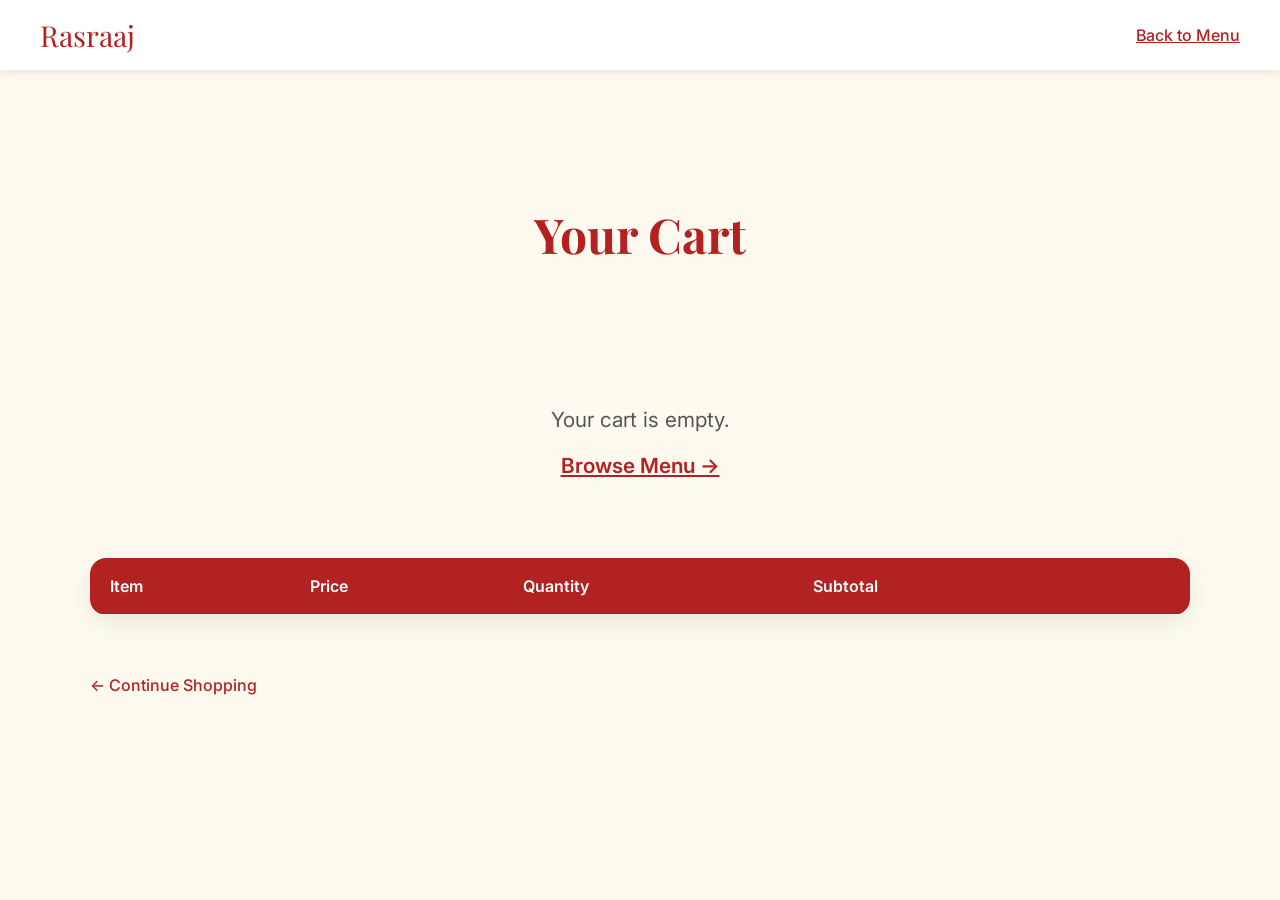
<file: cart.html>
<!DOCTYPE html>
<html lang="en">
<head>
  <meta charset="UTF-8" />
  <meta name="viewport" content="width=device-width, initial-scale=1.0"/>
  <title>Cart - RASRAAJ Indian Cafe</title>

  <link rel="stylesheet" href="https://cdnjs.cloudflare.com/ajax/libs/font-awesome/6.5.1/css/all.min.css" />
  <link rel="preconnect" href="https://fonts.googleapis.com">
  <link rel="preconnect" href="https://fonts.gstatic.com" crossorigin>
  <link href="https://fonts.googleapis.com/css2?family=Playfair+Display:wght@500;700&family=Inter:wght@300;400;500;600&display=swap" rel="stylesheet">

  <style>
    :root {
      --primary: #b22222;
      --primary-dark: #8b1a1a;
      --light: #fffaf0;
      --dark: #222;
      --gray: #555;
      --shadow: 0 8px 25px rgba(0,0,0,0.08);
    }

    body {
      margin: 0;
      font-family: 'Inter', sans-serif;
      background: var(--light);
    }

    .container {
      max-width: 1100px;
      margin: 0 auto;
      padding: 100px 20px 60px;
    }

    h1 {
      font-family: 'Playfair Display', serif;
      color: var(--primary);
      text-align: center;
      margin-bottom: 40px;
      font-size: 3rem;
    }

    .cart-empty {
      text-align: center;
      padding: 80px 20px;
      font-size: 1.3rem;
      color: var(--gray);
    }

    .cart-empty a {
      color: var(--primary);
      font-weight: 600;
      text-decoration: underline;
    }

    .cart-table {
      width: 100%;
      border-collapse: collapse;
      background: white;
      border-radius: 16px;
      overflow: hidden;
      box-shadow: var(--shadow);  
      margin-bottom: 40px;
    }

    .cart-table th, .cart-table td {
      padding: 18px 20px;
      text-align: left;
      border-bottom: 1px solid #eee;
    }

    .cart-table th {
      background: var(--primary);
      color: white;
      font-weight: 600;
    }

    .cart-item-name {
      font-weight: 600;
      color: var(--dark);
    }

    .cart-item-price {
      color: var(--primary);
      font-weight: 700;
    }

    .quantity-control-cart {
      display: flex;
      align-items: center;
      gap: 12px;
    }

    .quantity-btn-cart {
      width: 36px;
      height: 36px;
      border: 1px solid #ccc;
      border-radius: 50%;
      background: white;
      font-size: 1.2rem;
      cursor: pointer;
    }

    .quantity-btn-cart:hover {
      background: #f8f8f8;
    }

    .quantity-cart {
      width: 60px;
      text-align: center;
      border: 1px solid #ccc;
      border-radius: 8px;
      padding: 8px;
    }

    .remove-btn {
      color: #d32f2f;
      background: none;
      border: none;
      font-size: 1.2rem;
      cursor: pointer;
    }

    .totals {
      background: white;
      border-radius: 16px;
      padding: 28px;
      box-shadow: var(--shadow);
      max-width: 420px;
      margin-left: auto;
    } 

    .totals h3 {
      margin: 0 0 20px;
      font-size: 1.4rem;
      color: var(--dark);
    }

    .total-line {
      display: flex ;
      justify-content: space-between ;
      margin: 12px 0 ;
      font-size: 1.1rem ;
    }

    .grand-total { 
      font-size: 1.4rem;
      font-weight: 700;
      color: var(--primary);
      border-top: 1px solid #eee;
      padding-top: 16px;
      margin-top: 12px;
    }

    .checkout-btn {
      display: block;
      width: 100%;
      background: var(--primary);
      color: white;
      border: none;
      padding: 16px;
      border-radius: 50px;
      font-size: 1.15rem;
      font-weight: 600;
      cursor: pointer;
      margin-top: 24px;
      transition: all 0.25s;
    }

    .checkout-btn:hover {
      background: var(--primary-dark);
      transform: translateY(-2px);
    }

    .back-to-menu {
      display: inline-block;
      margin-top: 20px;
      color: var(--primary);
      text-decoration: none;
      font-weight: 500;
    }

    /* ── New: Pickup / Delivery Toggle ── */
    .order-type {
      background: white;
      border-radius: 16px;
      padding: 24px;
      box-shadow: var(--shadow);
      margin-bottom: 32px;
      max-width: 420px;
      margin-left: auto;
    }

    .order-type h3 {
      margin: 0 0 16px;
      font-size: 1.3rem;
      color: var(--dark);
    }

    .order-options {
      display: flex;
      gap: 24px;
      margin-bottom: 16px;
    }

    .order-option {
      display: flex;
      align-items: center;
      gap: 8px;
      cursor: pointer;
      font-weight: 500;
    }

    .order-option input[type="radio"] {
      width: 18px;
      height: 18px;
      accent-color: var(--primary);
    }

    .delivery-note {
      display: none;
      margin-top: 16px;
      padding: 12px;
      background: #fff8f8;
      border: 1px solid #ffebee;
      border-radius: 8px;
      font-size: 0.95rem;
      color: #c62828;
    }

    .delivery-note.show {
      display: block;
    }

    @media (max-width: 768px) {
      .container { padding: 80px 16px 40px; }
      h1 { font-size: 2.4rem; }
      .cart-table thead { display: none; }
      .cart-table tr {
        display: block;
        margin-bottom: 20px;
        border: 1px solid #eee;
        border-radius: 12px;
        padding: 16px;
      }
      .cart-table td {
        display: flex;
        justify-content: space-between;
        border: none;
        padding: 10px 0;
      }
      .cart-table td::before {
        content: attr(data-label);
        font-weight: 600;
        color: var(--dark);
      }
      .totals, .order-type { max-width: 100%; }
      .order-options { flex-direction: column; gap: 12px; }
    }
  </style>
</head>
<body>

  <!-- Simple Navbar -->
  <nav style="background:#fff; padding:16px 20px; box-shadow:0 2px 10px rgba(0,0,0,0.1);">
    <div style="max-width:1200px; margin:0 auto; display:flex; justify-content:space-between; align-items:center;">
      <a href="menu.html" style="font-family:'Playfair Display',serif; color:var(--primary); font-size:1.8rem; text-decoration:none;">Rasraaj</a>
      <a href="menu.html" style="color:var(--primary); font-weight:500;">Back to Menu</a>
    </div>
  </nav>

  <div class="container">
    <h1>Your Cart</h1>

    <div id="cartEmpty" class="cart-empty" style="display:none;">
      <p>Your cart is empty.</p>
      <a href="menu.html">Browse Menu →</a>
    </div>

    <table class="cart-table" id="cartTable">
      <thead>
        <tr>
          <th>Item</th>
          <th>Price</th>
          <th>Quantity</th>
          <th>Subtotal</th>
          <th></th>
        </tr>
      </thead>
      <tbody id="cartItems"></tbody>
    </table>

    <!-- New: Order Type Selection -->
    <div class="order-type" id="orderTypeSection" style="display:none;">
      <h3>How would you like to receive your order?</h3>
      <div class="order-options">
        <label class="order-option">
          <input type="radio" name="orderType" value="pickup" checked onchange="updateOrderType()">
          Pickup (at restaurant)
        </label>
        <label class="order-option">
          <input type="radio" name="orderType" value="delivery" onchange="updateOrderType()">
          Delivery
        </label>
      </div>
      <div class="delivery-note" id="deliveryNote">
        Delivery available in select areas only. Minimum order may apply. Address details required at checkout.
      </div>
    </div>

    <div class="totals" id="cartTotals" style="display:none;">
      <h3>Order Summary</h3>
      <div class="total-line">
        <span>Subtotal</span>
        <span id="subtotal">$0.00</span>
      </div>
      <div class="total-line" id="deliveryLine">
        <span>Delivery / Service Fee</span>
        <span id="deliveryFee">To be calculated</span>
      </div>
      <div class="grand-total">
        <span>Total</span>
        <span id="grandTotal">$0.00</span>
      </div>
      <button class="checkout-btn" onclick="goToCheckout()">Proceed to Checkout</button>
    </div>

    <a href="menu.html" class="back-to-menu">← Continue Shopping</a>
  </div>

  <script>
    const cart = JSON.parse(localStorage.getItem('cart')) || [];
    const cartItemsEl = document.getElementById('cartItems');
    const cartEmptyEl = document.getElementById('cartEmpty');
    const cartTotalsEl = document.getElementById('cartTotals');
    const orderTypeSection = document.getElementById('orderTypeSection');
    const subtotalEl = document.getElementById('subtotal');
    const grandTotalEl = document.getElementById('grandTotal');
    const deliveryLine = document.getElementById('deliveryLine');
    const deliveryFeeEl = document.getElementById('deliveryFee');
    const deliveryNote = document.getElementById('deliveryNote');

    let currentOrderType = 'pickup'; // default

    function renderCart() {
      cartItemsEl.innerHTML = '';

      if (cart.length === 0) {
        cartEmptyEl.style.display = 'block';
        cartTotalsEl.style.display = 'none';
        orderTypeSection.style.display = 'none';
        return;
      }

      cartEmptyEl.style.display = 'none';
      cartTotalsEl.style.display = 'block';
      orderTypeSection.style.display = 'block';

      let subtotal = 0;

      cart.forEach((item, index) => {
        const row = document.createElement('tr');
        const itemTotal = item.price * item.quantity;
        subtotal += itemTotal;

        row.innerHTML = `
          <td data-label="Item" class="cart-item-name">${item.name}</td>
          <td data-label="Price" class="cart-item-price">$${item.price.toFixed(2)}</td>
          <td data-label="Quantity">
            <div class="quantity-control-cart">
              <button class="quantity-btn-cart" onclick="updateQty(${index}, -1)">-</button>
              <input type="number" class="quantity-cart" value="${item.quantity}" min="1" readonly>
              <button class="quantity-btn-cart" onclick="updateQty(${index}, 1)">+</button>
            </div>
          </td>
          <td data-label="Subtotal">$${itemTotal.toFixed(2)}</td>
          <td data-label="Remove">
            <button class="remove-btn" onclick="removeItem(${index})"><i class="fas fa-trash-alt"></i></button>
          </td>
        `;
        cartItemsEl.appendChild(row);
      });

      subtotalEl.textContent = `$${subtotal.toFixed(2)}`;
      updateOrderType(); // refresh fee display
    }

    function updateQty(index, change) {
      if (cart[index].quantity + change >= 1) {
        cart[index].quantity += change;
        localStorage.setItem('cart', JSON.stringify(cart));
        renderCart();
      }
    }

    function removeItem(index) {
      cart.splice(index, 1);
      localStorage.setItem('cart', JSON.stringify(cart));
      renderCart();
    }

    function updateOrderType() {
      const selected = document.querySelector('input[name="orderType"]:checked').value;
      currentOrderType = selected;

      if (selected === 'delivery') {
        deliveryNote.classList.add('show');
        deliveryFeeEl.textContent = 'To be calculated at checkout';
        deliveryLine.style.display = 'flex';
      } else {
        deliveryNote.classList.remove('show');
        deliveryFeeEl.textContent = 'Free (Pickup)';
        deliveryLine.style.display = 'flex'; // or 'none' if you prefer to hide
      }

      // You can also recalculate grand total here later if you add real fees
        const subtotal = parseFloat(subtotalEl.textContent.replace('$', '')) || 0;
      grandTotalEl.textContent = `$${subtotal.toFixed(2)}`; // placeholder — update with real fee logic
    }

    function goToCheckout() {
      if (cart.length > 0) {
        // Optional: save order type to localStorage so checkout.html can read it
        localStorage.setItem('orderType', currentOrderType);
        window.location.href = 'checkout.html';
      }
    }

    renderCart();
  </script>
</body>
</html>
</file>
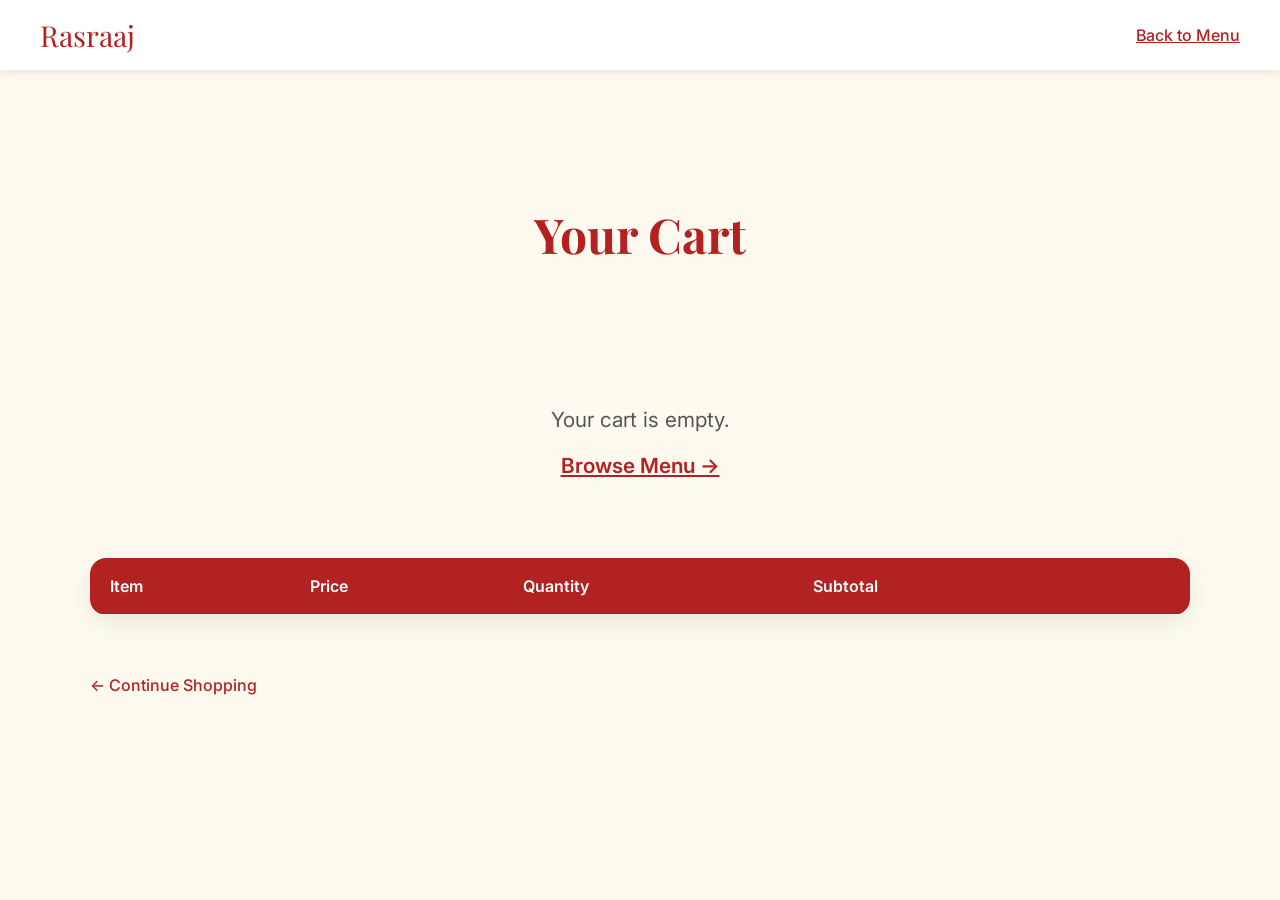
<file: checkout.html>
<!DOCTYPE html>
<html lang="en">
<head>
  <meta charset="UTF-8" />
  <meta name="viewport" content="width=device-width, initial-scale=1.0"/>
  <title>Checkout - RASRAAJ Indian Cafe</title>

  <link rel="stylesheet" href="https://cdnjs.cloudflare.com/ajax/libs/font-awesome/6.5.1/css/all.min.css" />
  <link rel="preconnect" href="https://fonts.googleapis.com">
  <link rel="preconnect" href="https://fonts.gstatic.com" crossorigin>
  <link href="https://fonts.googleapis.com/css2?family=Playfair+Display:wght@500;700&family=Inter:wght@300;400;500;600&display=swap" rel="stylesheet">

  <style>
    :root {
      --primary: #b22222;
      --primary-dark: #8b1a1a;
      --light: #fffaf0;
      --dark: #222;
      --gray: #555;
      --shadow: 0 8px 25px rgba(0,0,0,0.08);
    }

    body {
      margin: 0;
      font-family: 'Inter', sans-serif;
      background: var(--light);
    }

    .container {
      max-width: 1100px;
      margin: 0 auto;
      padding: 100px 20px 80px;
      display: grid;
      grid-template-columns: 1fr 380px;
      gap: 50px;
    }

    h1 {
      font-family: 'Playfair Display', serif;
      color: var(--primary);
      text-align: center;
      margin-bottom: 40px;
      grid-column: 1 / -1;
      font-size: 3rem;
    }

    .form-section {
      background: white;
      border-radius: 16px;
      padding: 32px;
      box-shadow: var(--shadow);
    }

    .form-group {
      margin-bottom: 24px;
    }

    label {
      display: block;
      margin-bottom: 8px;
      font-weight: 500;
      color: var(--dark);
    }

    input, select, textarea {
      width: 100%;
      padding: 12px 16px;
      border: 1px solid #ddd;
      border-radius: 8px;
      font-size: 1rem;
    }

    .order-summary {
      background: white;
      border-radius: 16px;
      padding: 28px;
      box-shadow: var(--shadow);
      height: fit-content;
      position: sticky;
      top: 100px;
    }

    .order-summary h3 {
      margin: 0 0 24px;
      font-size: 1.4rem;
    }

    .summary-item {
      display: flex;
      justify-content: space-between;
      margin: 12px 0;
      color: #444;
    }

    .summary-total {
      font-weight: 700;
      font-size: 1.3rem;
      color: var(--primary);
      border-top: 1px solid #eee;
      padding-top: 16px;
      margin-top: 16px;
    }

    .place-order-btn {
      width: 100%;
      background: var(--primary);
      color: white;
      border: none;
      padding: 16px;
      border-radius: 50px;
      font-size: 1.15rem;
      font-weight: 600;
      cursor: pointer;
      margin-top: 28px;
      transition: all 0.25s;
    }

    .place-order-btn:hover {
      background: var(--primary-dark);
      transform: translateY(-2px);
    }

    .back-link {
      display: block;
      text-align: center;
      margin-top: 20px;
      color: var(--primary);
      text-decoration: none;
    }

    @media (max-width: 900px) {
      .container {
        grid-template-columns: 1fr;
      }
      .order-summary {
        position: static;
      }
    }

    @media (max-width: 768px) {
      .container { padding: 80px 16px 60px; }
      h1 { font-size: 2.4rem; }
    }
  </style>
</head>
<body>

  <nav style="background:#fff; padding:16px 20px; box-shadow:0 2px 10px rgba(0,0,0,0.1);">
    <div style="max-width:1200px; margin:0 auto; display:flex; justify-content:space-between; align-items:center;">
      <a href="menu.html" style="font-family:'Playfair Display',serif; color:var(--primary); font-size:1.8rem; text-decoration:none;">Rasraaj</a>
      <a href="cart.html" style="color:var(--primary); font-weight:500;">Back to Cart</a>
    </div>
  </nav>

  <div class="container">
    <h1>Checkout</h1>

    <div class="form-section">
      <form id="checkoutForm">
        <div class="form-group">
          <label for="name">Full Name</label>
          <input type="text" id="name" required>
        </div>

        <div class="form-group">
          <label for="phone">Phone Number</label>
          <input type="tel" id="phone" required placeholder="(925) xxx-xxxx">
        </div>

        <div class="form-group">
          <label for="address">Delivery Address</label>
          <textarea id="address" rows="3" required placeholder="Street, City, State, ZIP"></textarea>
        </div>

        <div class="form-group">
          <label for="notes">Order Notes / Special Instructions</label>
          <textarea id="notes" rows="2" placeholder="e.g. No onion, extra spicy, etc."></textarea>
        </div>

        <div class="form-group">
          <label>Payment Method</label>
          <select required>
            <option value="">Select Payment Method</option>
            <option value="cash">Cash on Delivery</option>
            <option value="card">Credit / Debit Card (Coming Soon)</option>
            <option value="upi">UPI / PhonePe / Google Pay (Coming Soon)</option>
          </select>
        </div>
      </form>
    </div>

    <div class="order-summary">
      <h3>Order Summary</h3>
      <div id="summaryItems"></div>
      <div class="summary-total">
        <span>Total</span>
        <span id="summaryTotal">$0.00</span>
      </div>
      <button class="place-order-btn" onclick="placeOrder()">Place Order</button>
      <a href="cart.html" class="back-link">← Back to Cart</a>
    </div>
  </div>

  <script>
    const cart = JSON.parse(localStorage.getItem('cart')) || [];
    const summaryItemsEl = document.getElementById('summaryItems');
    const summaryTotalEl = document.getElementById('summaryTotal');

    function renderSummary() {
      summaryItemsEl.innerHTML = '';

      if (cart.length === 0) {
        window.location.href = 'cart.html';
        return;
      }

      let total = 0;

      cart.forEach(item => {
        const itemTotal = item.price * item.quantity;
        total += itemTotal;

        const div = document.createElement('div');
        div.className = 'summary-item';
        div.innerHTML = `
          <span>${item.name} × ${item.quantity}</span>
          <span>$${itemTotal.toFixed(2)}</span>
        `;
        summaryItemsEl.appendChild(div);
      });

      summaryTotalEl.textContent = `$${total.toFixed(2)}`;
    }

    function placeOrder() {
      const name = document.getElementById('name').value.trim();
      const phone = document.getElementById('phone').value.trim();
      const address = document.getElementById('address').value.trim();

      if (!name || !phone || !address) {
        alert('Please fill in your name, phone number, and delivery address.');
        return;
      }

      // Here you would normally send data to backend / WhatsApp / email
      alert(`Thank you ${name}!\n\nYour order has been placed!\n\nWe will contact you shortly at ${phone}.\n\nTotal: ${summaryTotalEl.textContent}`);

      // Clear cart after "order placed"
      localStorage.removeItem('cart');
      window.location.href = 'menu.html';
    }

    renderSummary();
  </script>
</body>
</html>
</file>
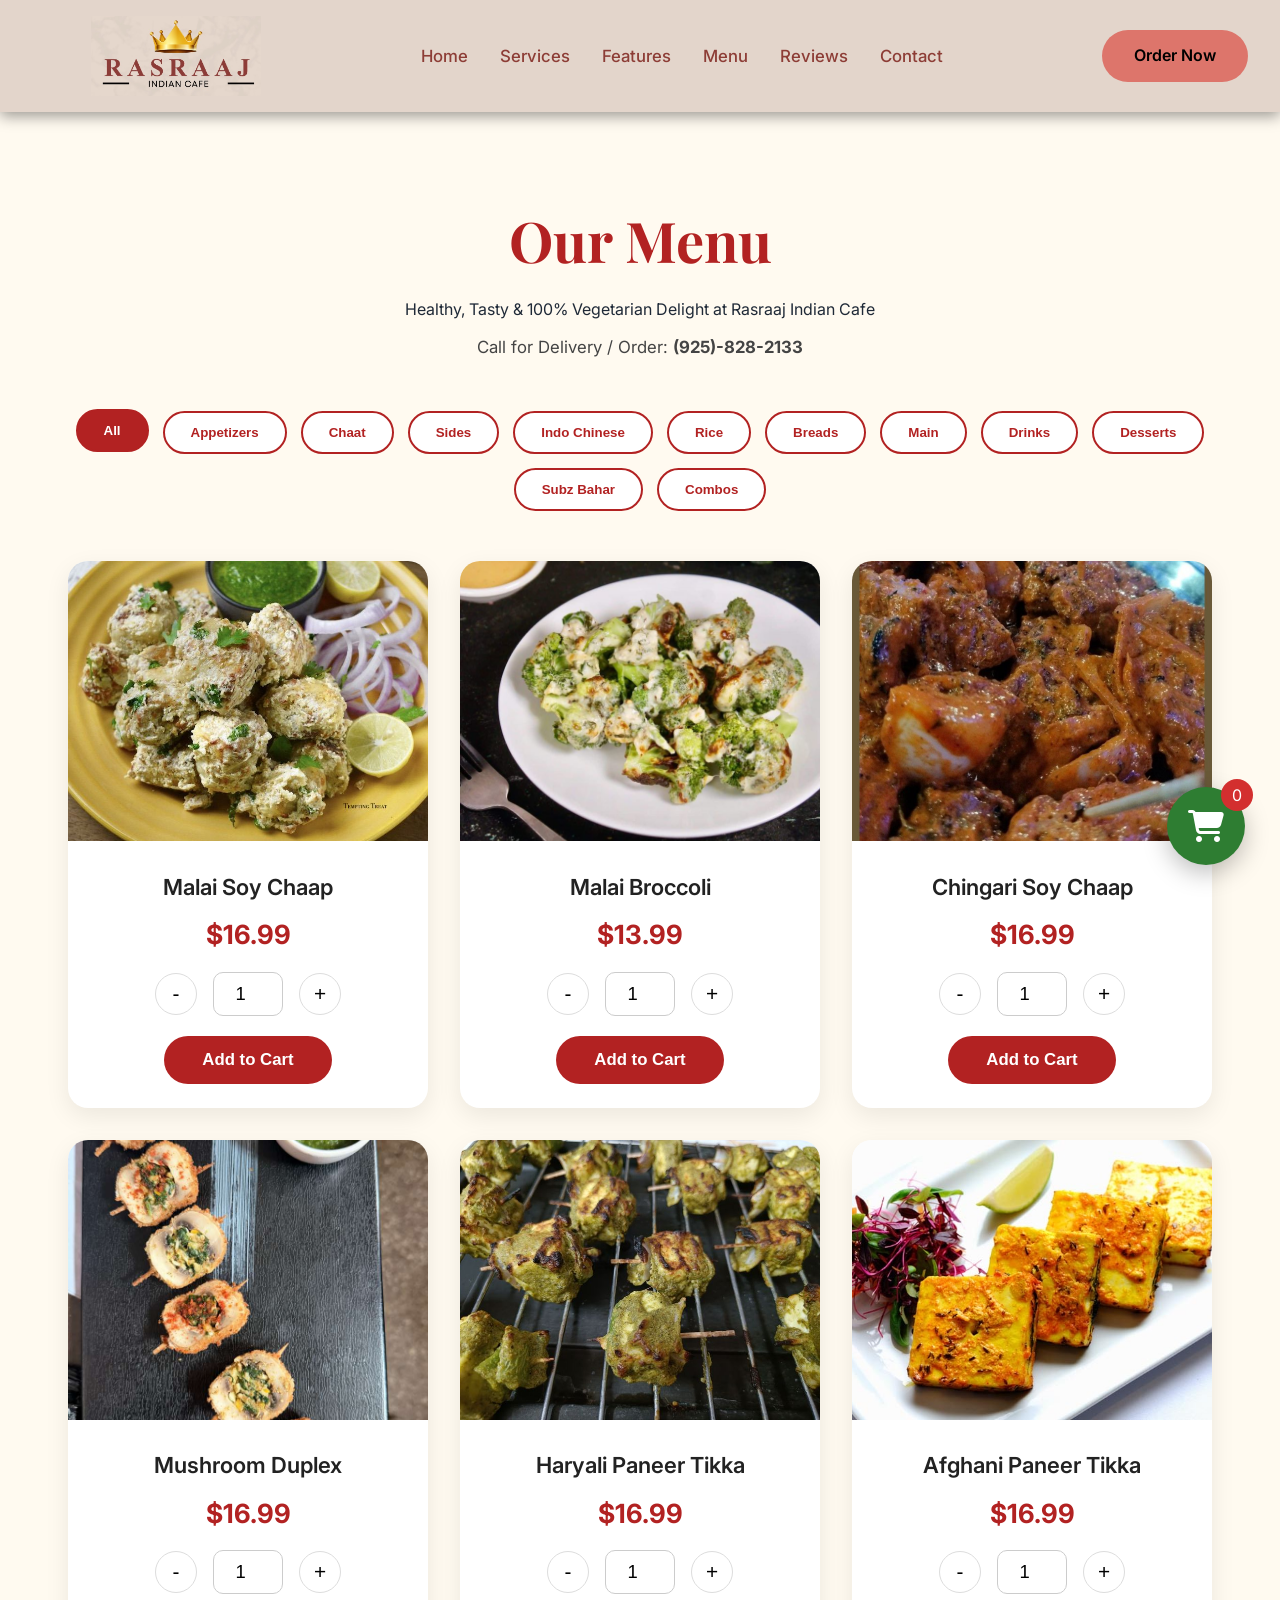
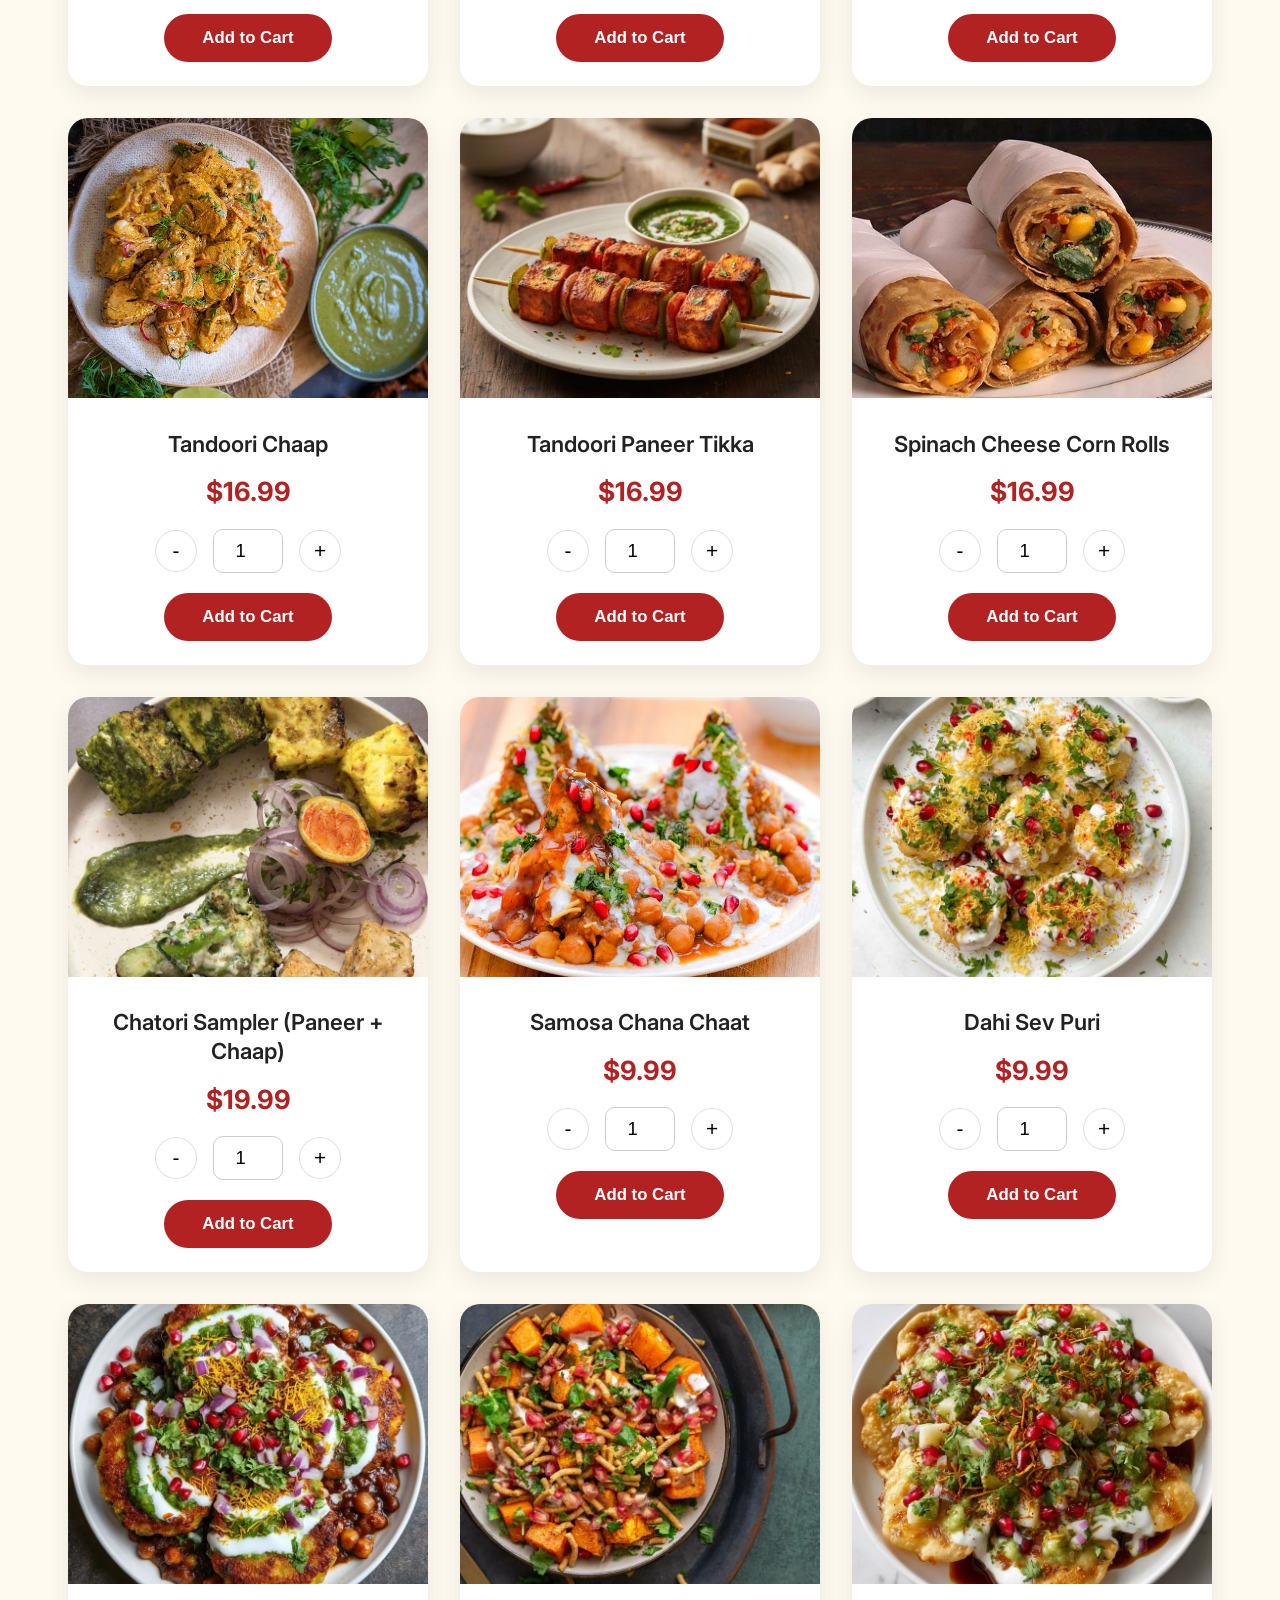
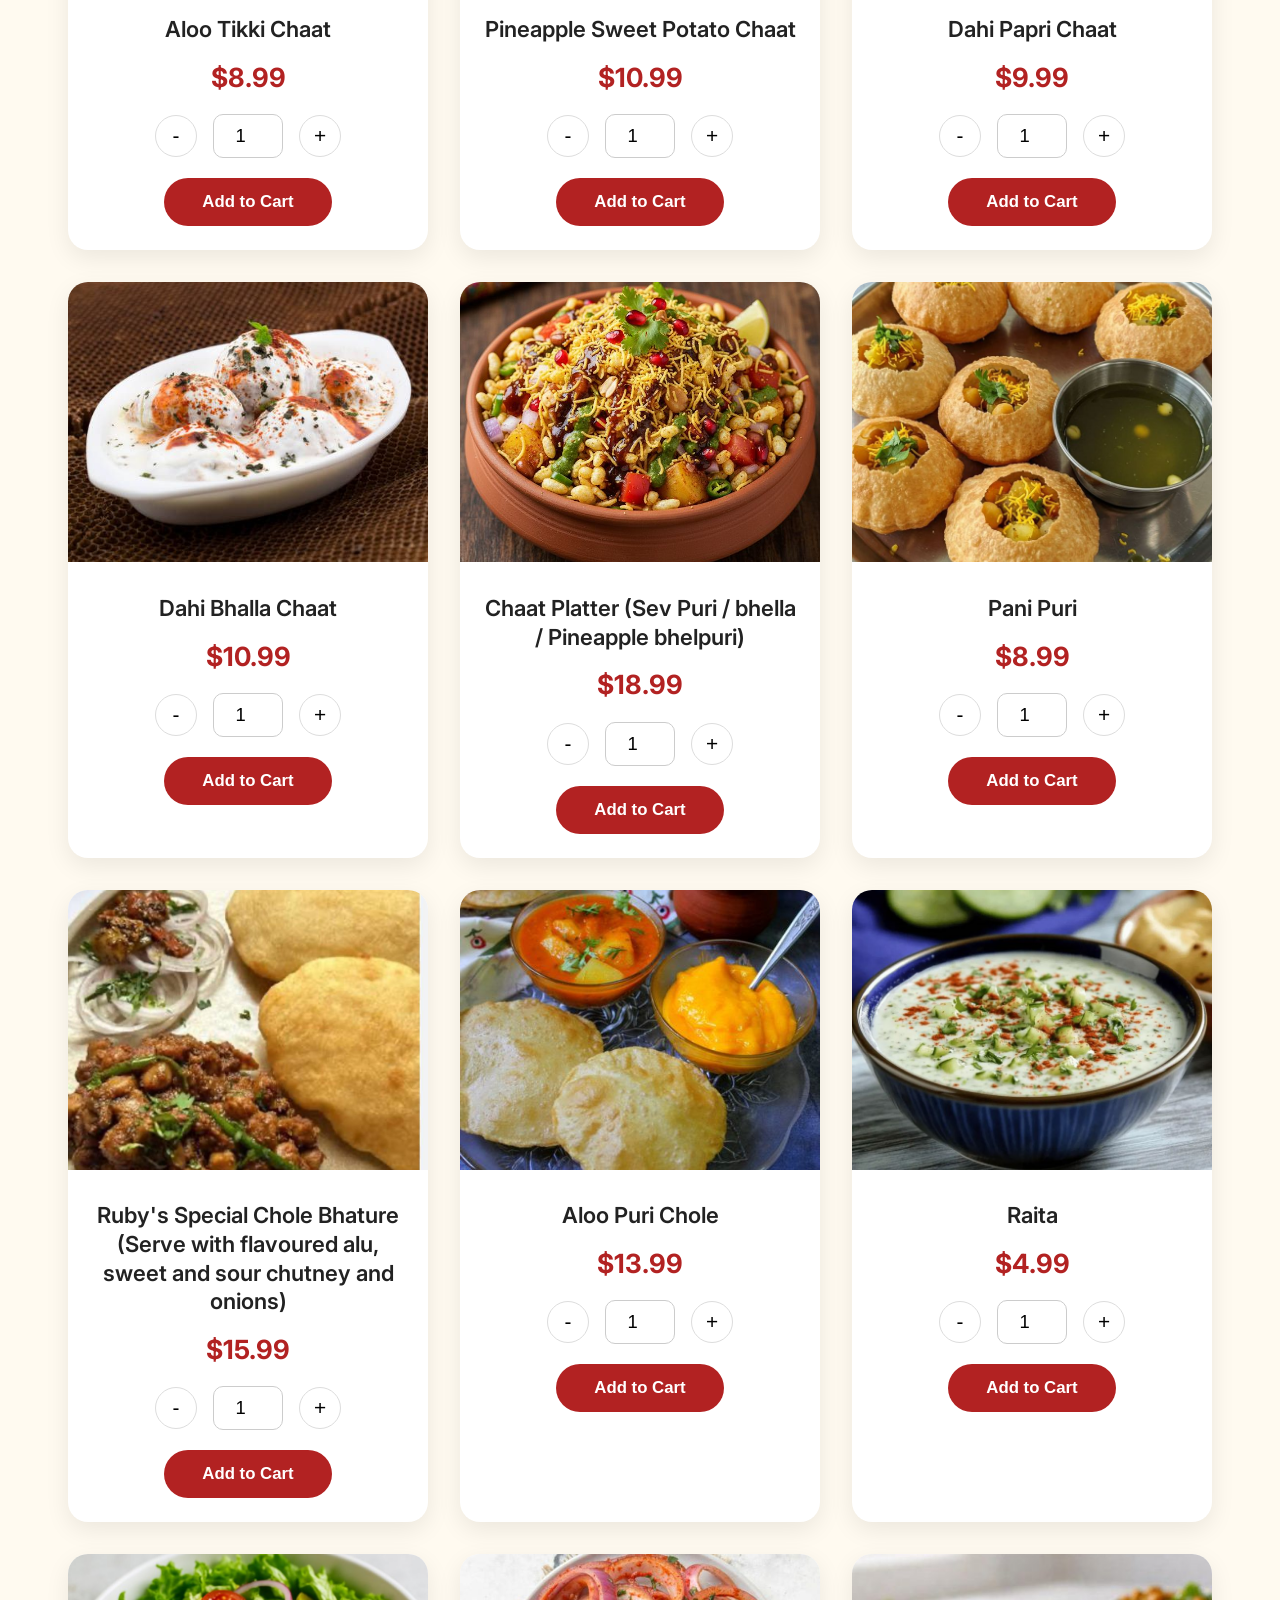
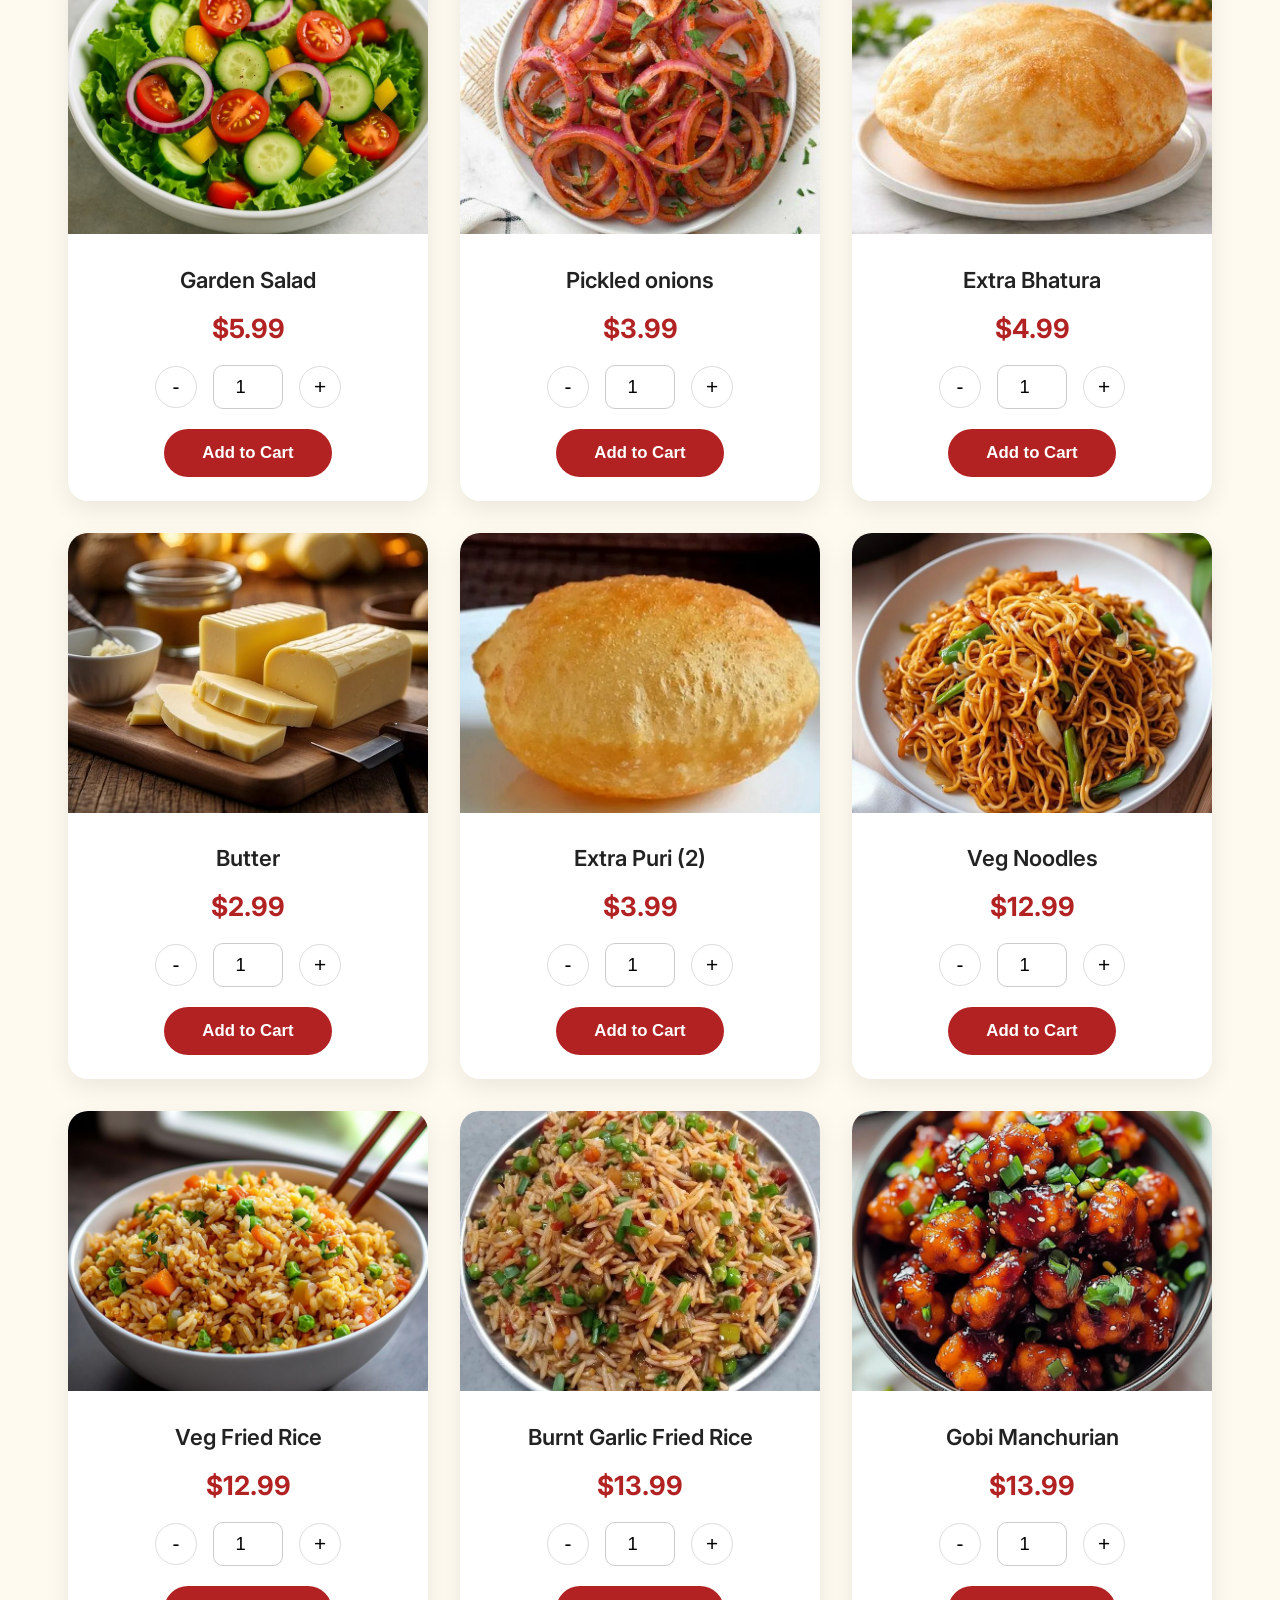
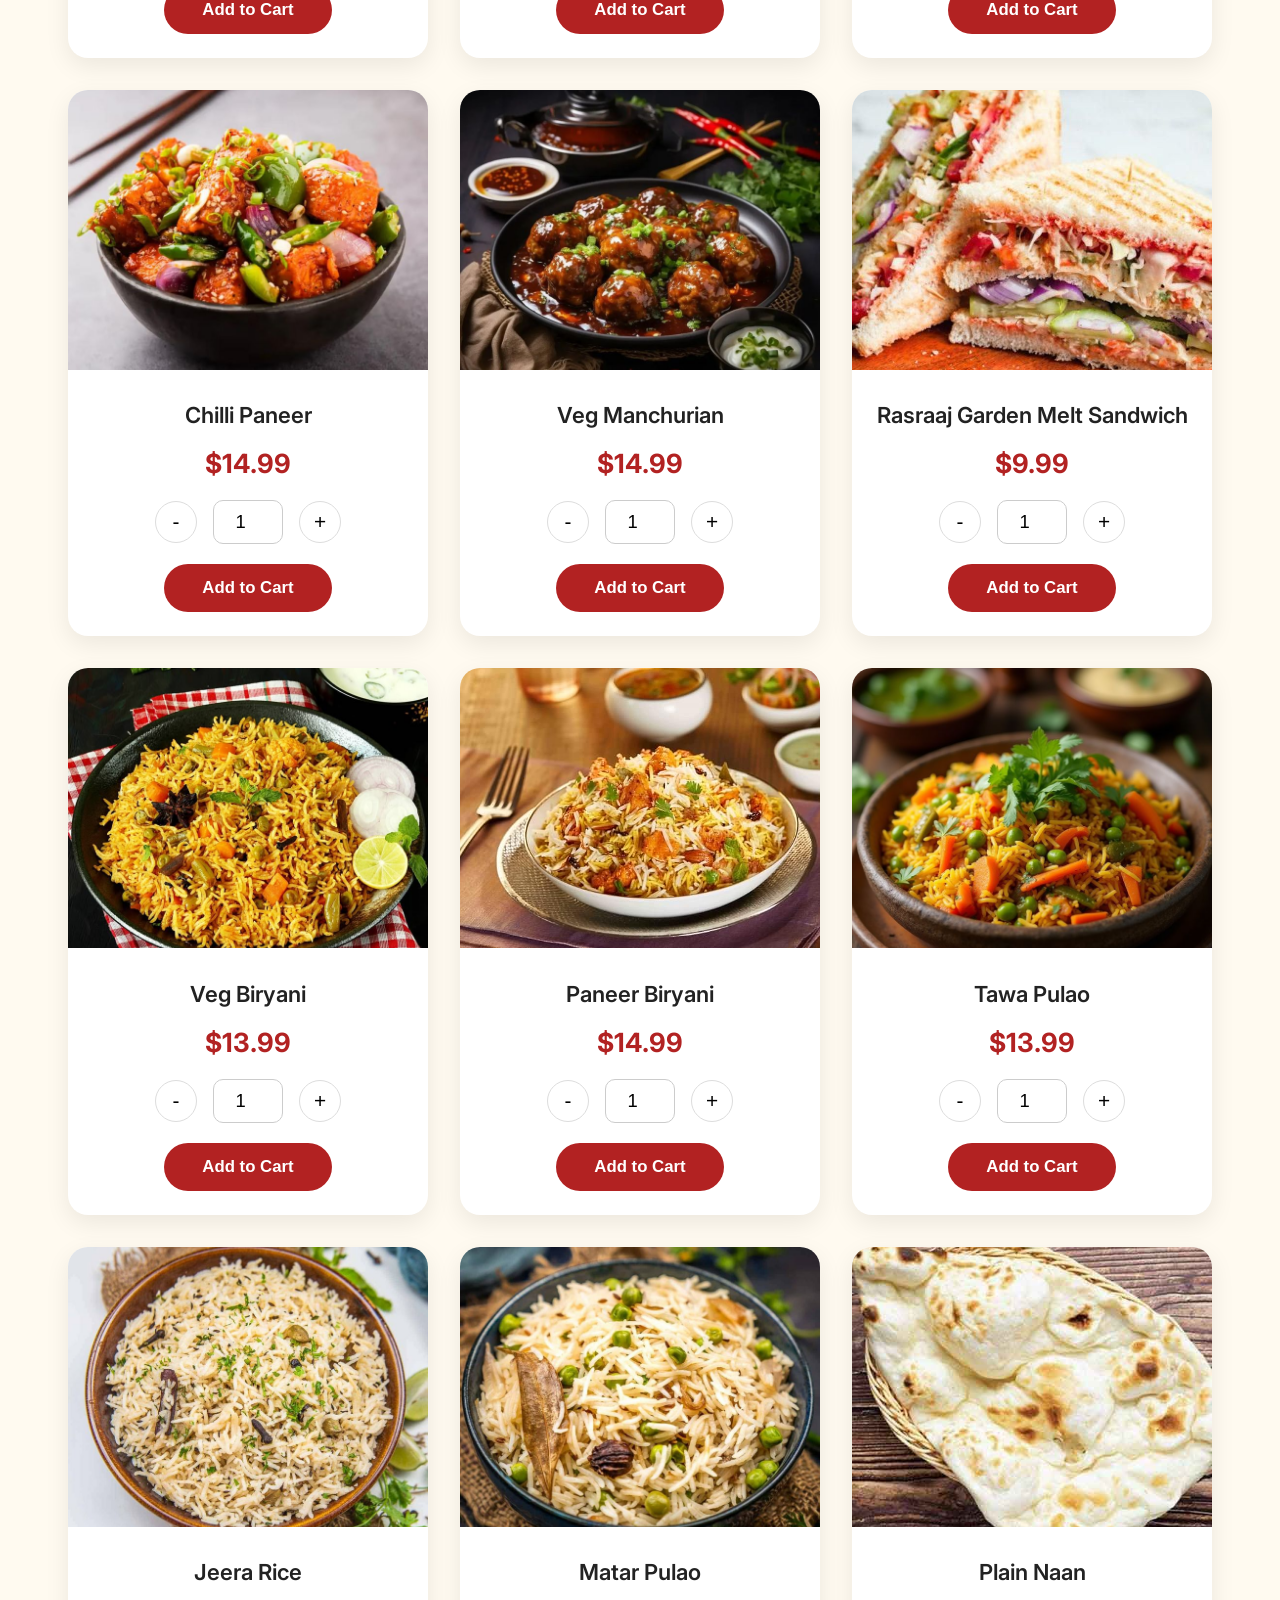
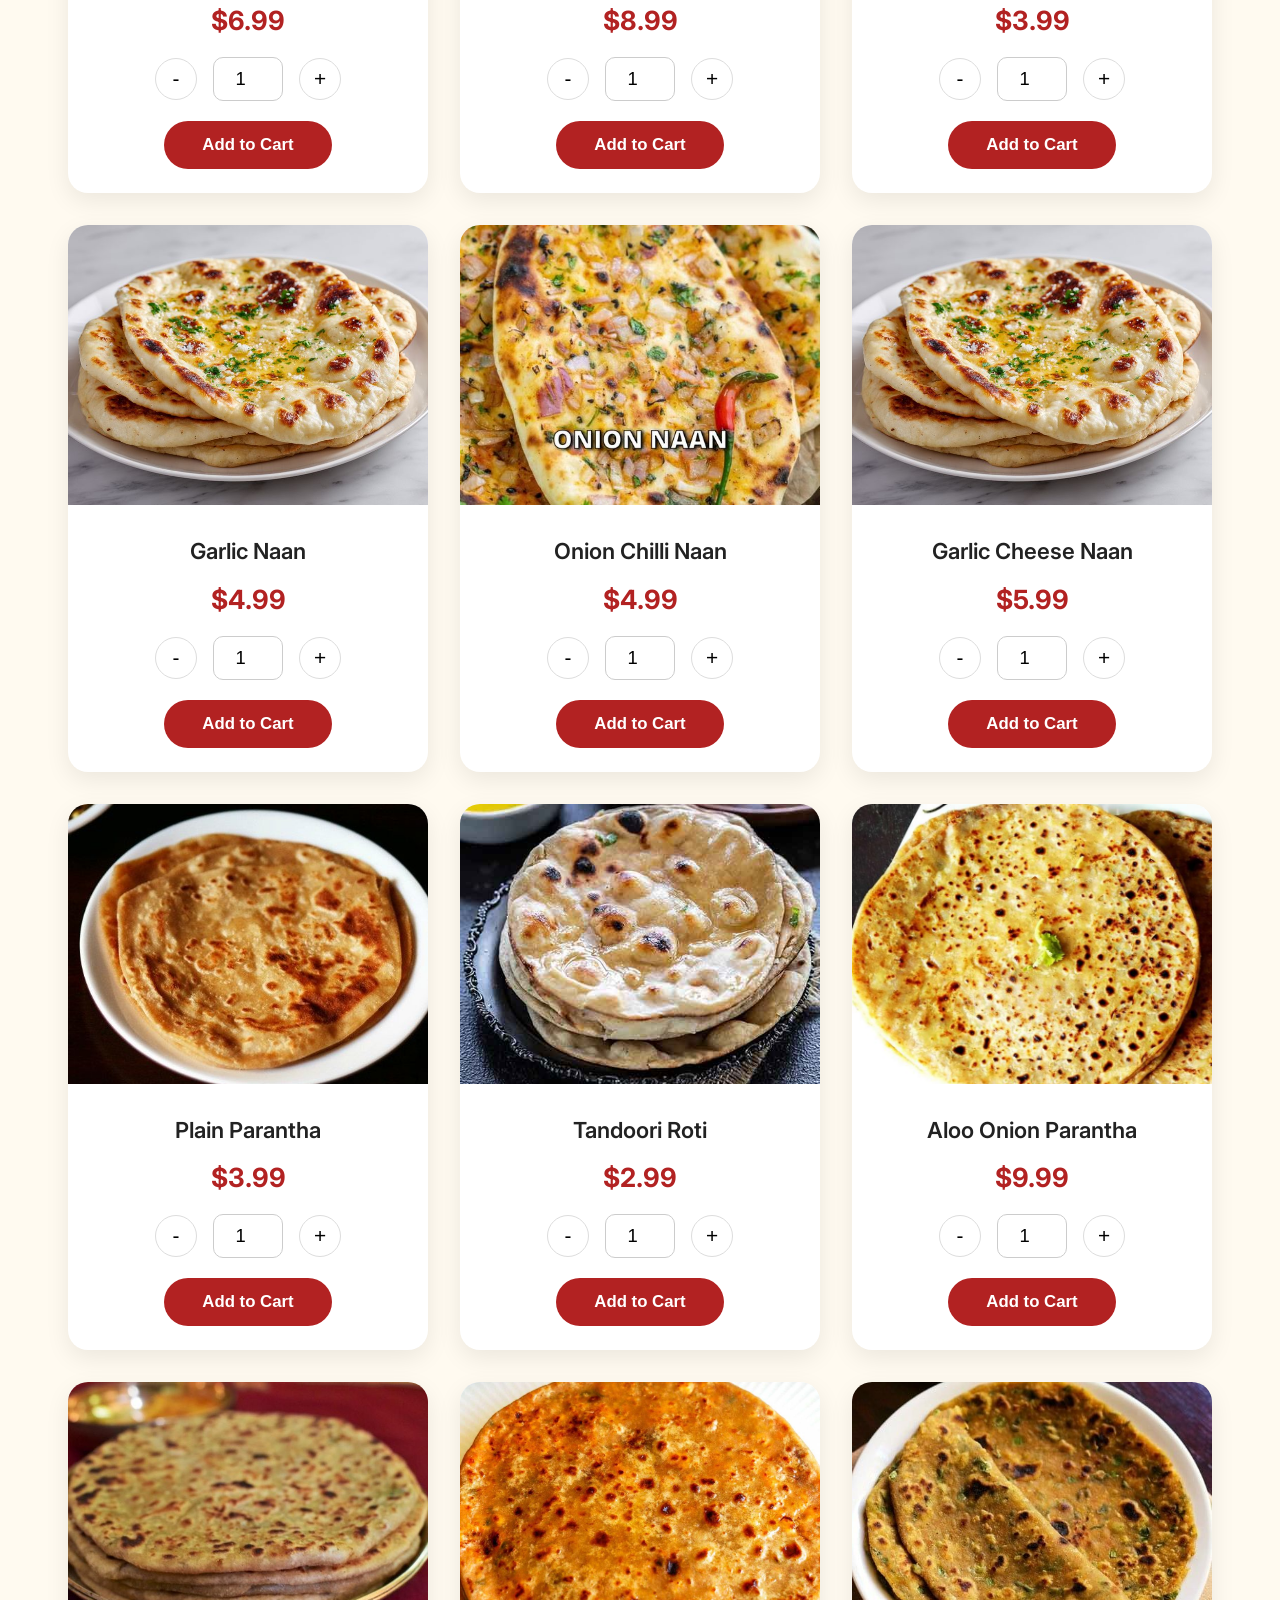
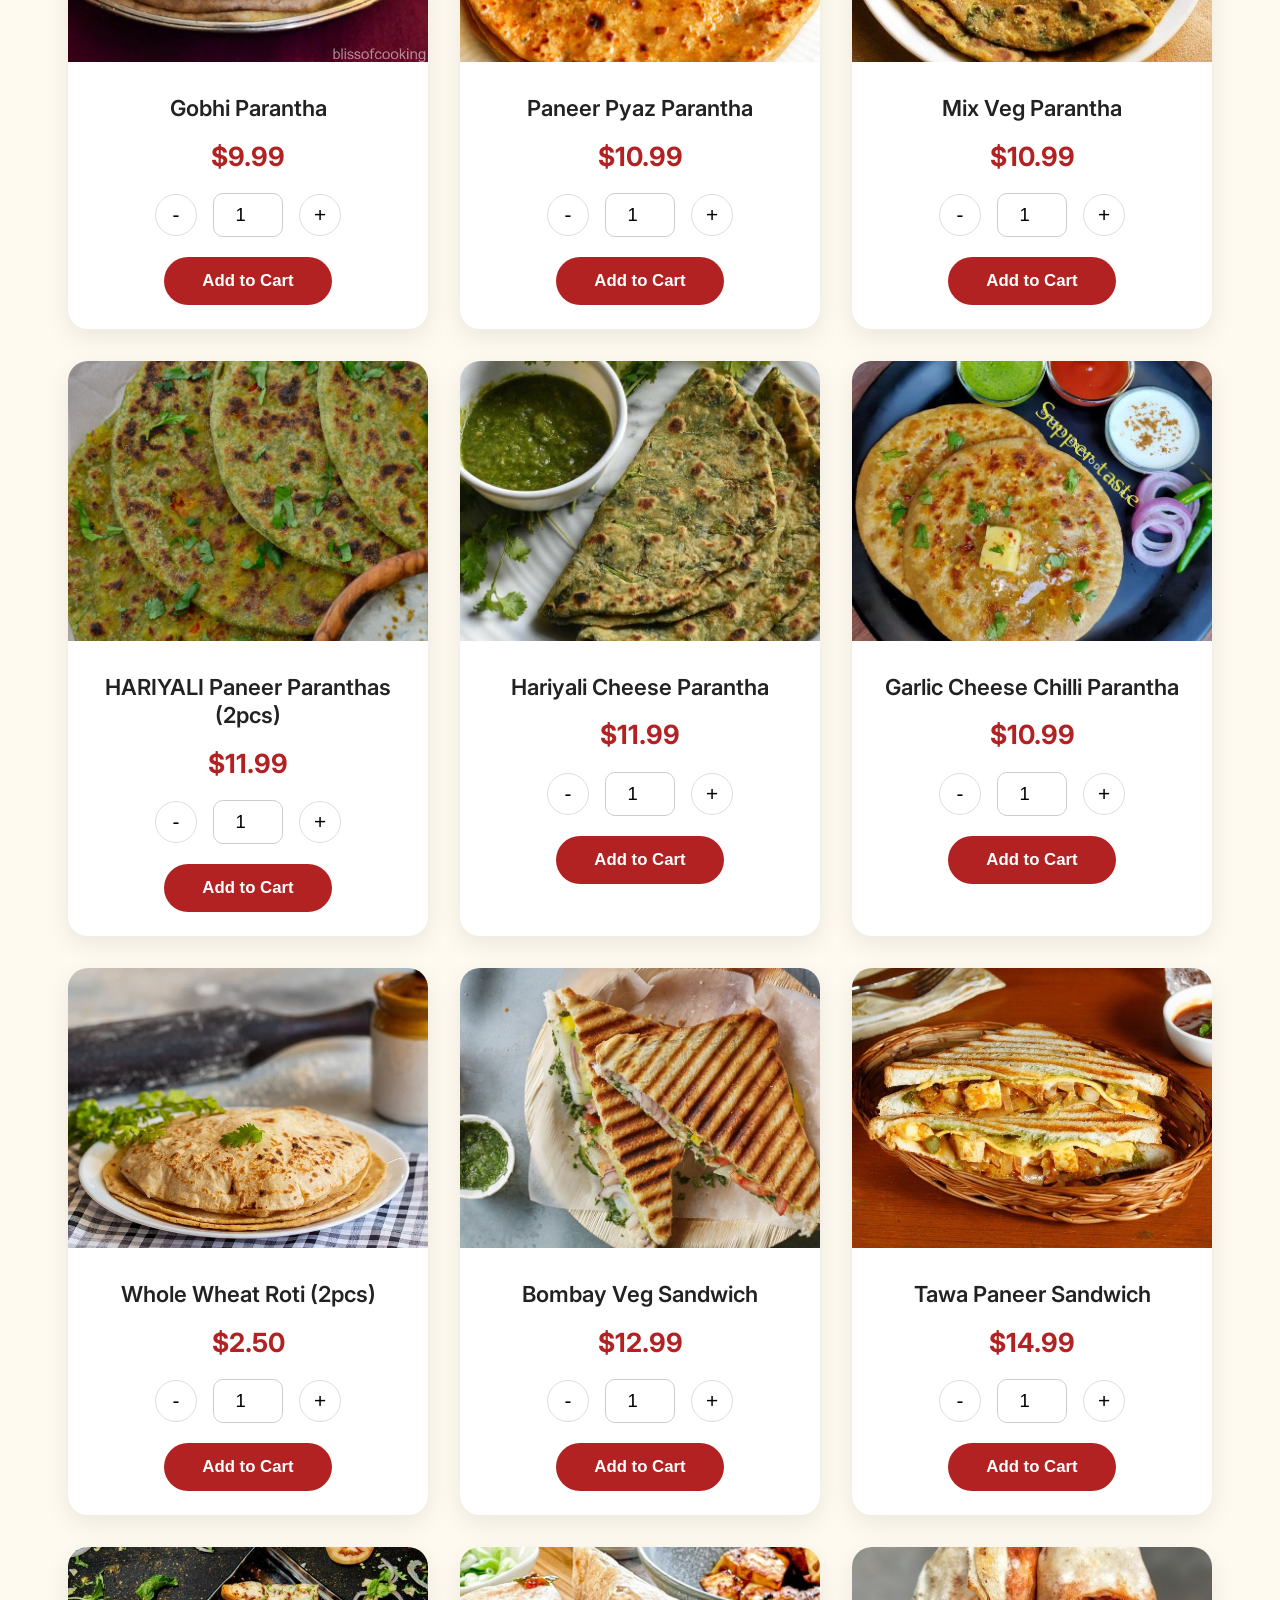
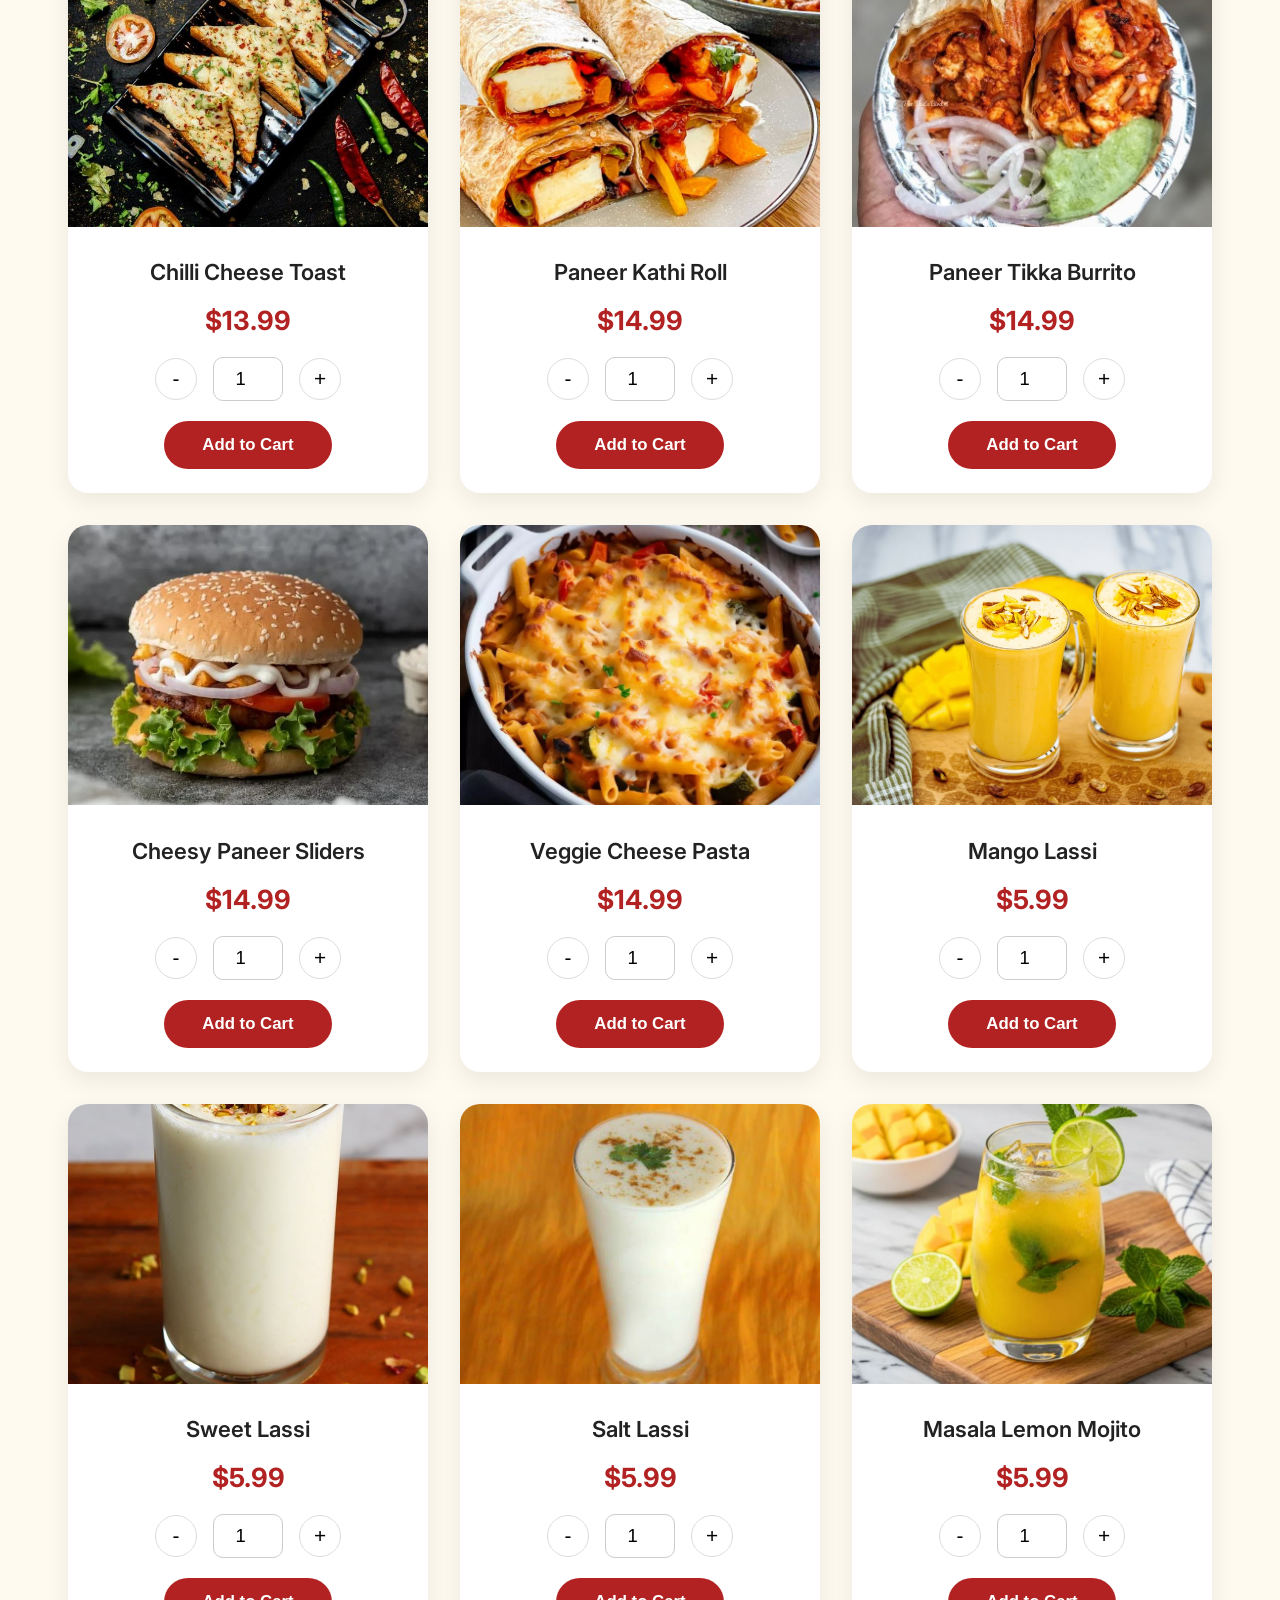
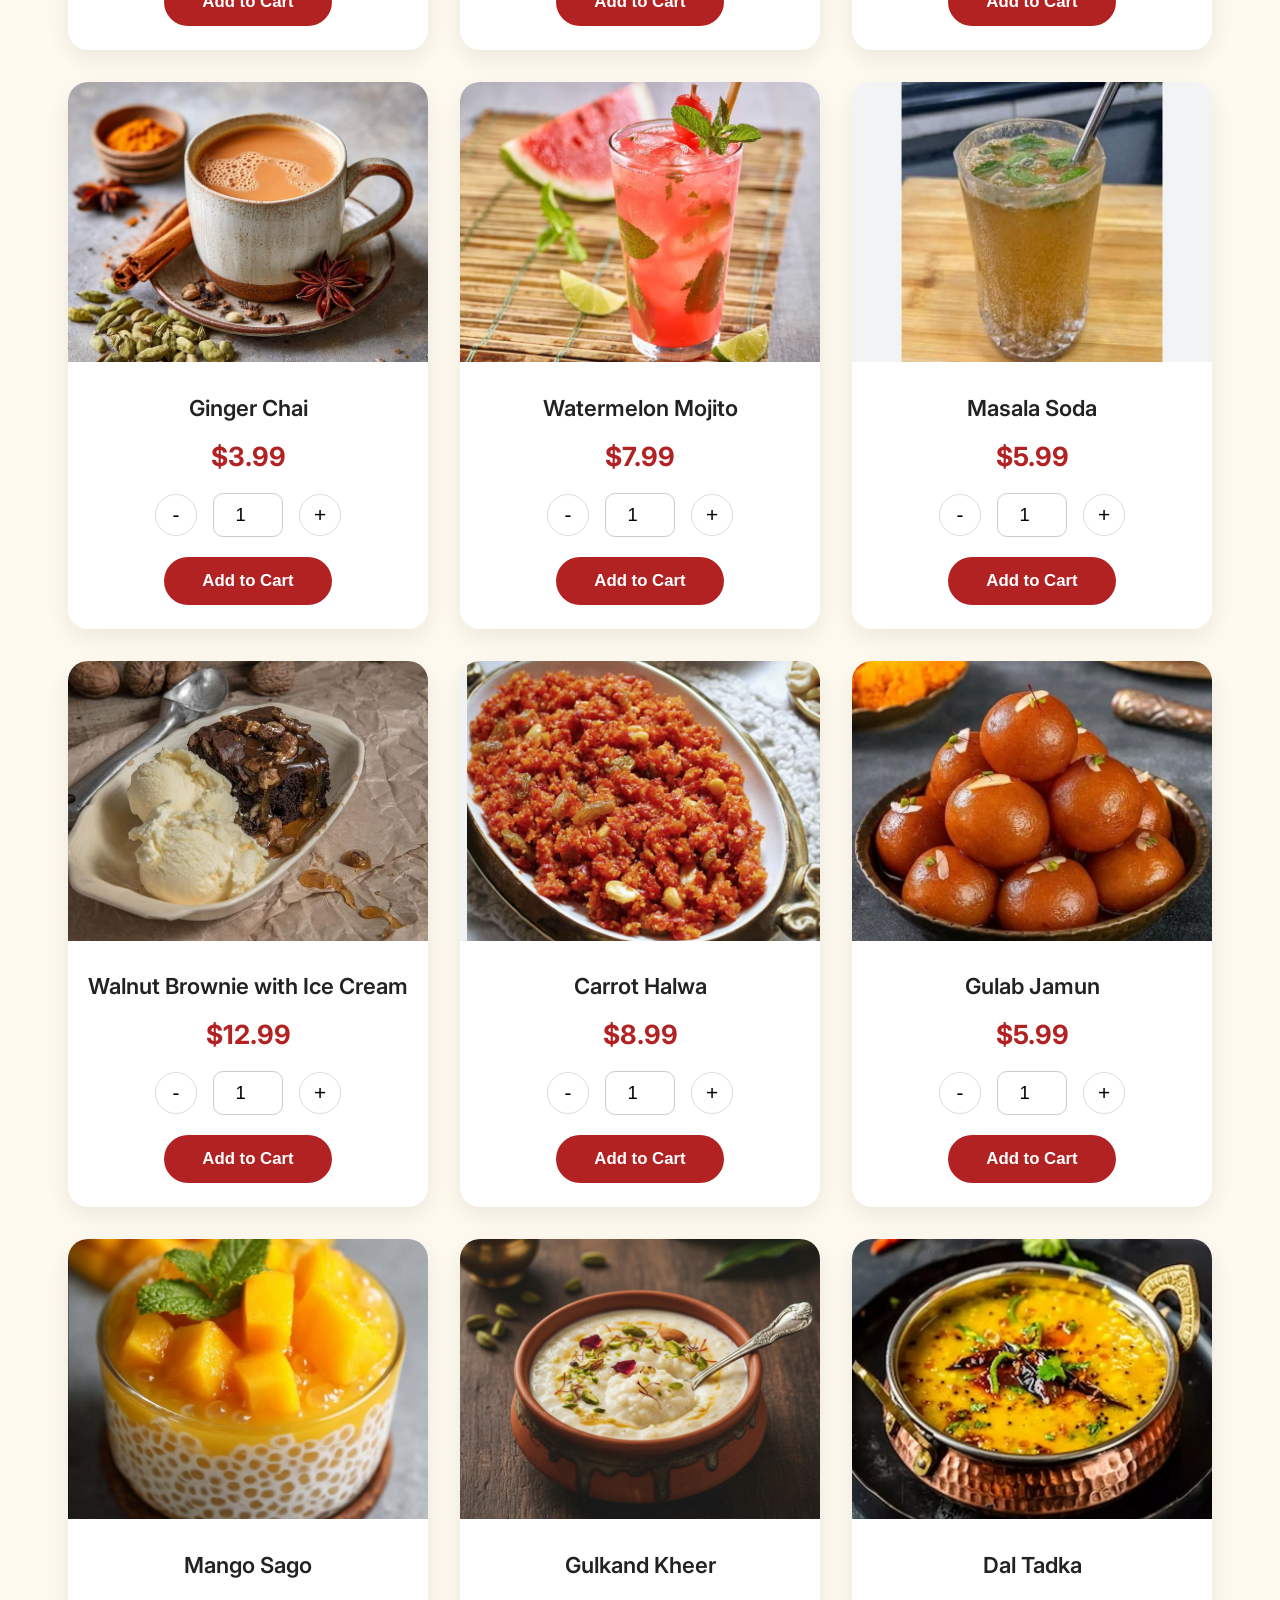
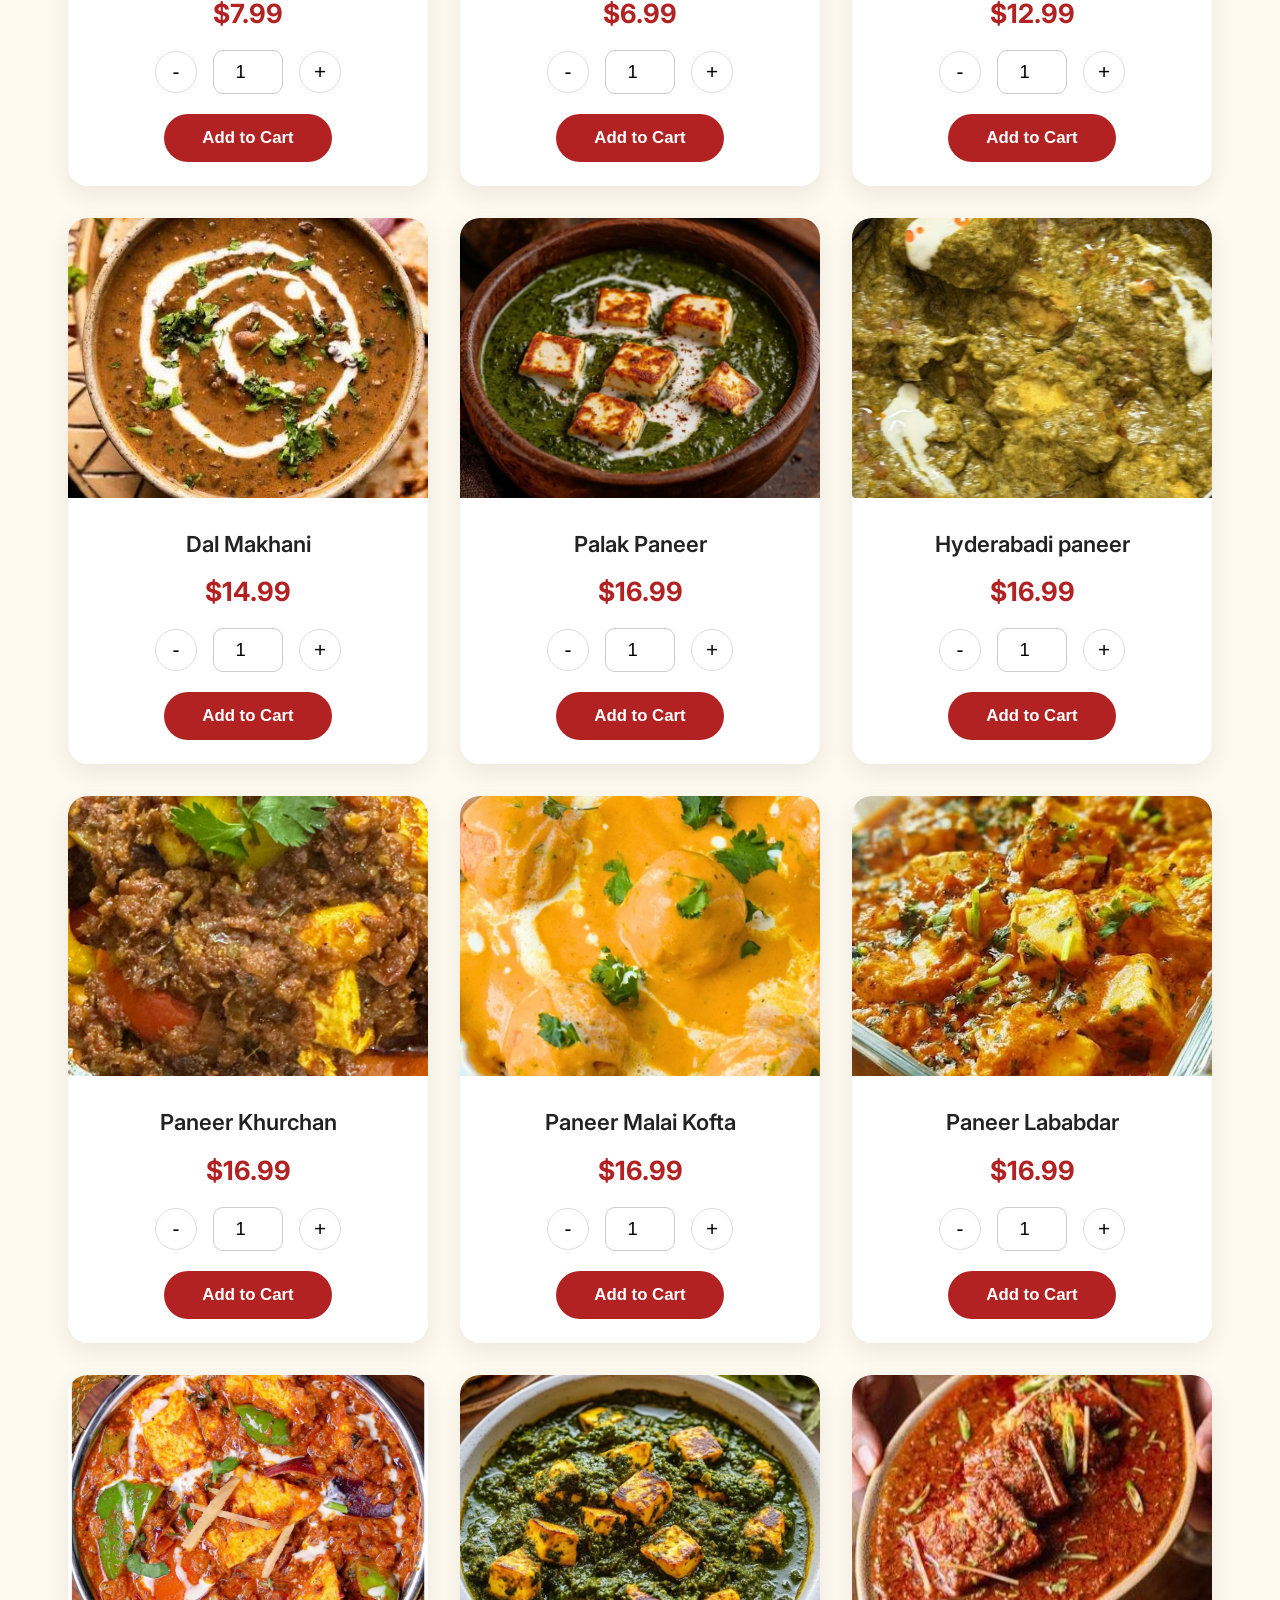
<file: menu.html>
<!DOCTYPE html>
<html lang="en">

<head>
  <meta charset="UTF-8" />
  <meta name="viewport" content="width=device-width, initial-scale=1.0" />
  <title>Menu - RASRAAJ Indian Cafe</title>

  <link rel="stylesheet" href="https://cdnjs.cloudflare.com/ajax/libs/font-awesome/6.5.1/css/all.min.css" />
  <link rel="preconnect" href="https://fonts.googleapis.com">
  <link rel="preconnect" href="https://fonts.gstatic.com" crossorigin>
  <link
    href="https://fonts.googleapis.com/css2?family=Playfair+Display:wght@500;700&family=Inter:wght@300;400;500;600&display=swap"
    rel="stylesheet">

  <link rel="stylesheet" href="style.css" />

  <style>
    :root {
      --primary: #b22222;
      --primary-dark: #8b1a1a;
      --light: #fffaf0;
      --dark: #222;
      --gray: #555;
      --shadow: 0 8px 25px rgba(0, 0, 0, 0.08);
      --gold: #c8922a;
      --gold-light: #f5e6c8;
    }

    body {
      margin: 0;
      font-family: 'Inter', sans-serif;
    }

    .menu-page {
      padding: 110px 20px 100px;
      background: var(--light);
      min-height: 100vh;
    }

    .menu-hero {
      text-align: center;
      margin-bottom: 50px;
    }

    .menu-hero h1 {
      font-family: 'Playfair Display', serif;
      color: var(--primary);
      font-size: 3.5rem;
      margin-bottom: 12px;
    }

    .filters {
      text-align: center;
      margin: 30px 0 50px;
      display: flex;
      flex-wrap: wrap;
      gap: 14px;
      justify-content: center;
    }

    .filter-btn {
      padding: 12px 26px;
      border: 2px solid var(--primary);
      background: white;
      color: var(--primary);
      border-radius: 50px;
      cursor: pointer;
      font-weight: 600;
      transition: all 0.28s ease;
    }

    .filter-btn:hover,
    .filter-btn.active {
      background: var(--primary);
      color: white;
      transform: translateY(-2px);
    }

    .menu-grid {
      display: grid;
      grid-template-columns: repeat(auto-fit, minmax(360px, 360px));
      gap: 32px;
      justify-content: center;
      max-width: 1400px;
      margin: 0 auto;
    }

    .menu-card {
      background: white;
      border-radius: 20px;
      overflow: hidden;
      box-shadow: var(--shadow);
      transition: all 0.32s cubic-bezier(0.34, 1.56, 0.64, 1);
      opacity: 0;
      transform: translateY(20px);
      pointer-events: none;
    }

    .menu-card.show {
      opacity: 1;
      transform: translateY(0);
      pointer-events: auto;
    }

    .menu-card:hover {
      transform: translateY(-12px);
      box-shadow: 0 20px 40px rgba(0, 0, 0, 0.15);
    }

    /* ── LARGER IMAGES ── */
    .menu-card img {
      width: 100%;
      height: 280px;
      object-fit: cover;
      transition: transform 0.4s ease;
    }

    .menu-card:hover img {
      transform: scale(1.06);
    }

    .menu-info {
      padding: 24px 20px;
      text-align: center;
    }

    .menu-info h3 {
      margin: 0 0 12px;
      font-size: 1.38rem;
      color: var(--dark);
      font-weight: 600;
      line-height: 1.3;
    }

    .price {
      font-size: 1.65rem;
      font-weight: 700;
      color: var(--primary);
      margin: 8px 0 16px;
    }

    .quantity-control {
      display: flex;
      align-items: center;
      justify-content: center;
      gap: 16px;
      margin: 16px 0 20px;
    }

    .quantity-btn {
      width: 42px;
      height: 42px;
      border: 1px solid #ddd;
      border-radius: 50%;
      background: white;
      font-size: 1.3rem;
      cursor: pointer;
      transition: 0.2s;
    }

    .quantity-btn:hover {
      background: #f8f8f8;
    }

    .quantity {
      width: 70px;
      text-align: center;
      border: 1px solid #ccc;
      border-radius: 10px;
      padding: 10px 8px;
      font-size: 1.15rem;
    }

    .add-to-cart {
      background: var(--primary);
      color: white;
      border: none;
      padding: 14px 38px;
      border-radius: 50px;
      cursor: pointer;
      font-weight: 600;
      font-size: 1.05rem;
      transition: all 0.28s;
    }

    .add-to-cart:hover {
      background: var(--primary-dark);
      transform: translateY(-2px);
    }

    /* ══════════════════════════════════════
       COMBOS SECTION — SPECIAL LAYOUT
    ══════════════════════════════════════ */

    #combos-section {
      display: none;
      max-width: 1400px;
      margin: 0 auto;
      padding: 0 10px 60px;
    }

    #combos-section.show {
      display: block;
    }

    /* Sub-section heading banner */
    .combo-section-banner {
      display: flex;
      align-items: center;
      gap: 18px;
      margin: 48px 0 32px;
    }

    .combo-section-banner .banner-line {
      flex: 1;
      height: 2px;
      background: linear-gradient(to right, transparent, var(--gold), transparent);
    }

    .combo-section-banner h2 {
      font-family: 'Playfair Display', serif;
      font-size: 2rem;
      color: var(--primary-dark);
      margin: 0;
      white-space: nowrap;
      padding: 10px 28px;
      border: 2px solid var(--gold);
      border-radius: 50px;
      background: linear-gradient(135deg, #fff8ee, #fff);
      box-shadow: 0 4px 16px rgba(200, 146, 42, 0.15);
    }

    /* Cards grid for combos */
    .combo-grid {
      display: grid;
      grid-template-columns: repeat(auto-fit, minmax(360px, 360px));
      gap: 32px;
      justify-content: center;
    }

    /* Combo card */
    .combo-card {
      background: white;
      border-radius: 20px;
      overflow: hidden;
      box-shadow: var(--shadow);
      transition: all 0.32s cubic-bezier(0.34, 1.56, 0.64, 1);
      border-top: 4px solid var(--gold);
      position: relative;
    }

    .combo-card:hover {
      transform: translateY(-12px);
      box-shadow: 0 20px 40px rgba(0, 0, 0, 0.15);
    }

    .combo-card img {
      width: 100%;
      height: 280px;
      object-fit: cover;
      transition: transform 0.4s ease;
    }

    .combo-card:hover img {
      transform: scale(1.05);
    }

    .combo-info {
      padding: 22px 20px 26px;
      text-align: center;
    }

    .combo-info h3 {
      font-family: 'Playfair Display', serif;
      margin: 0 0 8px;
      font-size: 1.45rem;
      color: var(--dark);
      line-height: 1.3;
    }

    .combo-availability {
      display: inline-block;
      background: #fff3e0;
      color: #b26a00;
      font-size: 0.78rem;
      font-weight: 600;
      padding: 5px 14px;
      border-radius: 20px;
      margin-bottom: 12px;
      letter-spacing: 0.02em;
    }

    .combo-includes {
      font-size: 0.92rem;
      color: #555;
      line-height: 1.6;
      margin: 10px 0 16px;
      padding: 10px 14px;
      background: #fafafa;
      border-radius: 10px;
      border-left: 3px solid var(--gold);
      text-align: left;
    }

    .combo-includes::before {
      content: "Includes: ";
      font-weight: 700;
      color: var(--primary-dark);
    }

    .combo-price {
      font-size: 2rem;
      font-weight: 800;
      color: var(--primary);
      margin: 10px 0 18px;
      font-family: 'Playfair Display', serif;
    }

    /* Weekend Unlimited — special golden treatment */
    .combo-card.unlimited {
      border-top: 4px solid var(--primary);
      background: linear-gradient(180deg, #fff9f0 0%, white 40%);
    }

    .combo-card.unlimited .combo-info h3 {
      color: var(--primary-dark);
    }

    .unlimited-badge {
      position: absolute;
      top: 16px;
      right: 16px;
      background: var(--primary);
      color: white;
      font-size: 0.75rem;
      font-weight: 700;
      padding: 6px 14px;
      border-radius: 20px;
      letter-spacing: 0.05em;
      text-transform: uppercase;
      box-shadow: 0 4px 10px rgba(178, 34, 34, 0.35);
    }

    /* ── Cart Button ── */
    .cart-btn {
      position: fixed;
      bottom: 35px;
      right: 35px;
      background: #2e7d32;
      color: white;
      width: 78px;
      height: 78px;
      border-radius: 50%;
      box-shadow: 0 8px 24px rgba(0, 0, 0, 0.25);
      display: flex;
      align-items: center;
      justify-content: center;
      font-size: 2rem;
      z-index: 999;
      transition: all 0.3s;
      text-decoration: none;
    }

    .cart-btn:hover {
      transform: scale(1.12);
    }

    .cart-btn span {
      position: absolute;
      top: -8px;
      right: -8px;
      background: #d32f2f;
      color: white;
      width: 32px;
      height: 32px;
      border-radius: 50%;
      font-size: 1rem;
      line-height: 32px;
      text-align: center;
    }

    @media (max-width: 768px) {
      .menu-page {
        padding: 90px 16px 80px;
      }

      .menu-hero h1 {
        font-size: 2.8rem;
      }

      .menu-grid {
        grid-template-columns: repeat(auto-fit, minmax(300px, 1fr));
      }

      .combo-grid {
        grid-template-columns: 1fr;
      }

      .combo-section-banner h2 {
        font-size: 1.45rem;
        padding: 8px 18px;
      }
    }

    /* Limited Badge - only for Weekend Thali */
    .limited-badge {
      position: absolute;
      top: 16px;
      right: 16px;
      background: #28a745;
      color: white;
      font-size: 0.75rem;
      font-weight: 700;
      padding: 6px 14px;
      border-radius: 20px;
      letter-spacing: 0.05em;
      text-transform: uppercase;
      box-shadow: 0 4px 10px rgba(40, 167, 69, 0.35);
    }
  </style>
</head>

<body>

  <!-- NAVBAR -->
  <nav class="navbar">
    <div class="nav-container">
      <div class="logo">
        <div></div>
      </div>
      <div class="logo">
        <img src="assets/rasraj_logo.jpeg" alt="Rasraaj Logo" class="main-logo">
      </div>

      <div class="nav-links desktop-menu">
        <a href="index.html">Home</a>
        <a href="index.html#services">Services</a>
        <a href="index.html#features">Features</a>
        <a href="menu.html">Menu</a>
        <a href="index.html#reviews">Reviews</a>
        <a href="index.html#contact">Contact</a>
      </div>

      <a href="#contact" class="btn-book desktop-btn">Order Now</a>

      <button id="hamburger" class="hamburger">
        <i class="fa-solid fa-bars"></i>
      </button>
    </div>

    <div id="mobile-menu" class="mobile-menu">
      <button id="close-menu" class="close-btn">✕</button>
      <a href="index.html">Home</a>
      <a href="index.html#services">Services</a>
      <a href="index.html#features">Features</a>
      <a href="menu.html">Menu</a>
      <a href="index.html#reviews">Reviews</a>
      <a href="index.html#contact">Contact</a>
    </div>
  </nav>


  <!-- Menu Content -->
  <section class="menu-page">
    <div class="container">
      <div class="menu-hero">
        <h1>Our Menu</h1>
        <p>Healthy, Tasty &amp; 100% Vegetarian Delight at Rasraaj Indian Cafe</p>
        <p style="margin-top:12px; color:#444; font-size:1.05rem;">
          Call for Delivery / Order: <strong>(925)-828-2133</strong>
        </p>
      </div>

      <div class="filters" id="filters"></div>

      <!-- Regular menu grid (all categories except Combos) -->
      <div class="menu-grid" id="menuGrid"></div>

      <!-- ── COMBOS SPECIAL SECTION ── -->
      <div id="combos-section">

        <!-- Sub-section 1: Daily Special Thali -->
        <div class="combo-section-banner">
          <div class="banner-line"></div>
          <h2>🍽️ Daily Special Thali</h2>
          <div class="banner-line"></div>
        </div>
        <div class="combo-grid" id="dailySpecialGrid"></div>

        <!-- Sub-section 2: Unlimited Weekend Thali -->
        <div class="combo-section-banner" style="margin-top:60px;">
          <div class="banner-line"></div>
          <h2>✨ Unlimited Weekend Thali</h2>
          <div class="banner-line"></div>
        </div>
        <div class="combo-grid" id="weekendUnlimitedGrid"></div>

      </div>
    </div>
  </section>

  <!-- Floating Cart -->
  <a href="cart.html" class="cart-btn" title="View Cart">
    <i class="fa-solid fa-cart-shopping"></i>
    <span id="cart-count">0</span>
  </a>

  <script src="menudata.js"></script>

  <script>
    // Filter buttons
    const filtersDiv = document.getElementById('filters');
    const uniqueCategories = ['all', ...new Set(menuItems.map(item => item.category)), 'Combos'];

    uniqueCategories.forEach(cat => {
      const btn = document.createElement('button');
      btn.className = 'filter-btn' + (cat === 'all' ? ' active' : '');
      btn.dataset.filter = cat;
      btn.textContent = cat === 'all' ? 'All' : cat.split('-').map(w => w[0].toUpperCase() + w.slice(1)).join(' ');
      filtersDiv.appendChild(btn);
    });

    // Regular menu cards
    const grid = document.getElementById('menuGrid');
    const cardsByCategory = {};

    menuItems.forEach(item => {
      const card = document.createElement('div');
      card.className = 'menu-card show';
      card.dataset.category = item.category;
      card.innerHTML = `
    <img src="${item.img}" alt="${item.name}" onerror="this.src='https://via.placeholder.com/360x280?text=${encodeURIComponent(item.name)}'">
    <div class="menu-info">
      <h3>${item.name}</h3>
      <div class="price">$${item.price.toFixed(2)}</div>
      <div class="quantity-control">
        <button class="quantity-btn minus">-</button>
        <input type="number" class="quantity" value="1" min="1">
        <button class="quantity-btn plus">+</button>
      </div>
      <button class="add-to-cart">Add to Cart</button>
    </div>
  `;
      grid.appendChild(card);

      if (!cardsByCategory[item.category]) cardsByCategory[item.category] = [];
      cardsByCategory[item.category].push(card);
    });

    // ── Combo Cards with Specific Badges ──
    function renderComboCards(combos, containerId) {
      const container = document.getElementById(containerId);

      combos.forEach(combo => {
        const card = document.createElement('div');
        let badgeHTML = '';

        if (combo.name === "Weekend Unlimited Thali") {
          badgeHTML = '<div class="unlimited-badge">🌟 Unlimited</div>';
          card.className = 'combo-card unlimited';
        }
        else if (combo.name === "Weekend Thali") {
          badgeHTML = '<div class="limited-badge">📌 Limited</div>';
          card.className = 'combo-card';
        }
        else {
          card.className = 'combo-card';
        }

        card.innerHTML = `
      ${badgeHTML}
      <img src="${combo.img}" alt="${combo.name}"
           onerror="this.src='https://via.placeholder.com/360x280?text=${encodeURIComponent(combo.name)}'">
      <div class="combo-info">
        <h3>${combo.name}</h3>
        <span class="combo-availability">🕐 ${combo.availability}</span>
        <div class="combo-includes">${combo.includes}</div>
        <div class="combo-price">$${combo.price.toFixed(2)}</div>
        <div class="quantity-control">
          <button class="quantity-btn minus">-</button>
          <input type="number" class="quantity" value="1" min="1">
          <button class="quantity-btn plus">+</button>
        </div>
        <button class="add-to-cart" data-name="${combo.name}" data-price="${combo.price}">Add to Cart</button>
      </div>
    `;
        container.appendChild(card);
      });
    }

    // Render combos
    renderComboCards(comboOffers.dailySpecial, 'dailySpecialGrid');
    renderComboCards(comboOffers.weekendUnlimited, 'weekendUnlimitedGrid');

    // Quantity controls
    document.addEventListener('click', e => {
      if (e.target.classList.contains('minus')) {
        const inp = e.target.parentElement.querySelector('.quantity');
        if (inp.value > 1) inp.value--;
      }
      if (e.target.classList.contains('plus')) {
        const inp = e.target.parentElement.querySelector('.quantity');
        inp.value = Number(inp.value) + 1;
      }
    });

    // Filter logic
    let timeout;
    filtersDiv.addEventListener('click', e => {
      if (!e.target.classList.contains('filter-btn')) return;

      clearTimeout(timeout);
      timeout = setTimeout(() => {
        document.querySelectorAll('.filter-btn').forEach(b => b.classList.remove('active'));
        e.target.classList.add('active');

        const filter = e.target.dataset.filter;
        const showAll = filter === 'all';
        const showCombos = showAll || filter === 'Combos';
        const showRegular = filter !== 'Combos';

        document.getElementById('combos-section').classList.toggle('show', showCombos);
        grid.style.display = showRegular ? '' : 'none';

        if (showRegular) {
          Object.keys(cardsByCategory).forEach(cat => {
            const show = showAll || cat === filter;
            cardsByCategory[cat].forEach(card => {
              if (show) {
                card.style.display = '';
                requestAnimationFrame(() => card.classList.add('show'));
              } else {
                card.classList.remove('show');
                setTimeout(() => card.style.display = 'none', 450);
              }
            });
          });
        }
      }, 60);
    });

    document.getElementById('combos-section').classList.add('show');

    // Cart logic
    let cart = JSON.parse(localStorage.getItem('cart')) || [];

    function updateCartCount() {
      const total = cart.reduce((sum, i) => sum + i.quantity, 0);
      document.getElementById('cart-count').textContent = total;
    }

    grid.addEventListener('click', e => {
      if (!e.target.classList.contains('add-to-cart')) return;
      const card = e.target.closest('.menu-card');
      const name = card.querySelector('h3').textContent;
      const price = parseFloat(card.querySelector('.price').textContent.replace('$', ''));
      const qty = parseInt(card.querySelector('.quantity').value) || 1;

      let item = cart.find(i => i.name === name);
      if (item) item.quantity += qty;
      else cart.push({ name, price, quantity: qty });

      localStorage.setItem('cart', JSON.stringify(cart));
      updateCartCount();
      alert(`${qty} × ${name} added to cart!`);
    });

    document.getElementById('combos-section').addEventListener('click', e => {
      if (!e.target.classList.contains('add-to-cart')) return;
      const name = e.target.dataset.name;
      const price = parseFloat(e.target.dataset.price);
      const qty = parseInt(e.target.closest('.combo-info').querySelector('.quantity').value) || 1;

      let item = cart.find(i => i.name === name);
      if (item) item.quantity += qty;
      else cart.push({ name, price, quantity: qty });

      localStorage.setItem('cart', JSON.stringify(cart));
      updateCartCount();
      alert(`${qty} × ${name} added to cart!`);
    });

    updateCartCount();
  </script>

  <!--  footer  -->
  <hr style="border: 3px solid black; margin-top: -20px;">
  <div class="footer-bottom"></div>

  <footer>
    <div class="footer-container">
      <div class="footer-column">
        <div class="footer-logo">
          <img src="assets/rasraj_logo.jpeg" alt="Rasraaj Logo" class="main-logo">
        </div>
        <p>
          Discover a world of delicious flavors made with love and the finest ingredients. From traditional favorites to
          modern delights, every bite is crafted to satisfy your cravings.
        </p>
        <div class="social-icons">
          <a href="https://facebook.com/ragamflavors" target="_blank" aria-label="Facebook" class="social-link">
            <i class="fab fa-facebook-f"></i>
          </a>
          <a href="https://instagram.com/ragamflavors" target="_blank" aria-label="Instagram" class="social-link">
            <i class="fab fa-instagram"></i>
          </a>
          <a href="https://twitter.com/ragamflavors" target="_blank" aria-label="Twitter" class="social-link">
            <i class="fab fa-x-twitter"></i>
          </a>
          <a href="https://linkedin.com/company/ragamflavors" target="_blank" aria-label="LinkedIn" class="social-link">
            <i class="fab fa-linkedin-in"></i>
          </a>
        </div>
      </div>

      <div class="footer-column">
        <h3>Quick Links</h3>
        <ul class="footer-links">
          <li><a href="">Home</a></li>
          <li><a href="#services">Services</a></li>
          <li><a href="#features">Features</a></li>
          <li><a href="menu.html">Menu</a></li>
          <li><a href="#gallery">Gallery</a></li>
          <li><a href="#contact">Contact</a></li>
        </ul>
      </div>

      <div class="footer-column">
        <h3>Contact Info</h3>
        <ul class="footer-contact">
          <li><i class="fa-solid fa-location-dot"></i> 7375 Amador valley blvd ,<br> Dublin , CA , 94568 </li>
          <li><i class="fa-solid fa-phone-volume"></i> +1 (925)-828-2133</li>
          <li><i class="fa-solid fa-envelope"></i> Rasraajindiancafe@gmail.com</li>
        </ul>
      </div>
    </div>

    <div class="footer-bottom">
      <p>
        Powered by
        <a href="https://www.risingstech.com" target="_blank">Risings Tech</a>
        ©2026 All Rights Reserved.
      </p>
    </div>

    <button id="back-to-top" class="back-to-top" onclick="window.scrollTo({top: 0, behavior: 'smooth'})">
      <i class="fa-solid fa-arrow-up"></i>
    </button>
  </footer>

  <script src="script.js"></script>
</body>

</html>
</file>
<file: style.css>
/* ────────────────────────────────────────────────────────────────────────────
   RAGAM - Updated Color Scheme (March 2025)
   Primary: #F7F18D (logo gold) • Accent: #E67E22 (saffron) • Cream bg: #FEFCF7
──────────────────────────────────────────────────────────────────────────── */

* {
  margin: 0;
  padding: 0;
  box-sizing: border-box;
}

:root {
  --navbar-height: 85px;
  --primary: #F7F18D;           /* main highlight / logo gold */
  --primary-dark: #E8D76B;      /* deeper gold for hover / gradient depth */
  --accent: #E67E22;            /* warm saffron-orange for secondary energy */
  --dark: #0F172A;              /* navy background */
  --darkest: #020617;
  --cream: #FEFCF7;             /* warm light cream background */
  --text: #1F2937;
  --text-light: #64748B;
  --text-on-dark: #F8FAFC;
}

body {
  font-family: 'Inter', sans-serif;
  color: var(--text);
  line-height: 1.6;
  background: var(--cream);
  padding-top: var(--navbar-height);     /* prevents content hiding under fixed navbar */
  scroll-behavior: smooth;
}

/* ─── NAVBAR ──────────────────────────────────────────────────────────────── */
.navbar {
  position: fixed;
  top: 0;
  left: 0;
  right: 0;
  background: #E3D5CB;
  color: white;
  z-index: 1000;
  box-shadow: 0 4px 14px rgba(0,0,0,0.4);
}

.nav-container {
  max-width: 1400px;
  margin: 0 auto;
  padding: 1rem 2rem;
  display: flex;
  align-items: center;
  justify-content: space-between;
}

/* Logo */
.logo {
  display: flex;
  align-items: center;
}

.main-logo {
  height: 80px;                    /* adjust height as needed */
  width: auto;
  max-height: 90px;
  display: block;
  margin-left: -100px;
}

/* Desktop Menu */
.nav-links.desktop-menu {
  display: flex;
  align-items: center;
  gap: 2rem;
}

.nav-links a {
  color: #8D3D36;
  text-decoration: none;
  font-weight: 500;
  font-size: 1.05rem;
  transition: color 0.3s ease;
}

.nav-links a:hover {
  color: black;
}

/* Book Now Button (desktop) */
.btn-book.desktop-btn {
  background: #dd756b;
  color: black;
  font-weight: 600;
  padding: 0.8rem 2rem;
  border-radius: 50px;
  text-decoration: none;
  transition: all 0.3s;
  display: block;
}

.btn-book.desktop-btn:hover {
  transform: scale(1.05);
  box-shadow: 0 8px 25px rgba(247, 241, 141, 0.35);
}

/* Hamburger (shown on ≤1250px) */
.hamburger {
  background: none;
  border: none;
  color: #8D3D36;
  font-size: 2.2rem;
  cursor: pointer;
  display: none;
  z-index: 1001;
}

/* Mobile Menu */
.mobile-menu {
  position: fixed;
  inset: 0;
  background: #E3D5CB;
  backdrop-filter: blur(8px);
  color: white;
  display: flex;
  flex-direction: column;
  align-items: center;
  justify-content: center;
  gap: 3rem;
  font-size: 1.8rem;
  transform: translateY(-100%);
  transition: transform 0.5s cubic-bezier(0.77, 0, 0.18, 1);
  z-index: 999;
}

.mobile-menu.open {
  transform: translateY(0);
}

.mobile-menu a {
  color: #8D3D36;
  text-decoration: none;
  font-weight: 500;
  transition: color 0.3s;
}

.mobile-menu a:hover {
  color: var(--primary);
}

/* Mobile Book Now */
.mobile-book {
  background: #dd756b;
  color: black;
  padding: 1rem 3rem;
  border-radius: 50px;
  font-weight: 600;
  text-decoration: none;
  font-size: 1.4rem;
}

.close-btn {
  position: absolute;
  top: 2.5rem;
  right: 2.5rem;
  background: none;
  border: none;
  color: var(--primary);
  font-size: 4rem;
  cursor: pointer;
}

/* ─── RESPONSIVE BREAKPOINT ───────────────────────────────────────────────── */
@media (max-width: 1250px) {
  .hamburger {
    display: block;
  }

  .desktop-menu,
  .desktop-btn {
    display: none !important;
  }

  .nav-container {
    padding: 1rem 1.5rem;
  }

  .main-logo {
    height: 70px;
    margin-left: -300px;
  }
}

/* Very small screens – adjust logo & padding */
@media (max-width: 480px) {
  .main-logo {
    height: 60px;
    margin-left: -100px;
  }

  .nav-container {
    padding: 0.8rem 1rem;
  }

  .close-btn {
    top: 1.5rem;
    right: 1.5rem;
    font-size: 3.5rem;
  }

  .mobile-menu {
    font-size: 1.6rem;
    gap: 2.5rem;
  }
}
/* ─── HERO ────────────────────────────────────────────────────────────────── */
.hero {
  height: 100vh;
  min-height: 740px;
  position: relative;
  overflow: hidden;
  color: white;
}

.slides-container {
  position: absolute;
  inset: 0;
}

.hero-slide {
  position: absolute;
  inset: 0;
  background-size: cover;
  background-position: center;
  opacity: 0;
  transition: opacity 1.4s ease-in-out;
}

.hero-slide.active {
  opacity: 1;
}

.hero-overlay {
  position: absolute;
  inset: 0;
  background: linear-gradient(
    to right,
    rgba(0, 0, 0, 0.72) 0%,
    rgba(0, 0, 0, 0.65) 35%,
    rgba(0, 0, 0, 0.38) 65%,
    rgba(0, 0, 0, 0.18) 100%
  );
  display: flex;
  align-items: center;
}

.hero-content {
  max-width: 640px;
  width: 100%;
  padding: 0 5% 0 7%;
  text-align: left;
}

.hero h1 {
  font-family: 'Playfair Display', serif;
  font-size: clamp(3.1rem, 4.5vw, 5.4rem);
  font-weight: 800;
  line-height: 0.94;
  margin-bottom: 1rem;
  letter-spacing: -0.8px;
  text-shadow: 0 4px 16px rgba(0,0,0,0.65);
}

.hero h1 span {
  color: #dd756b;           /* ← main accent color from Book Now button */
  display: block;
  font-family: 'Playfair Display', serif;
  font-size: clamp(3.1rem, 6.2vw, 5.4rem);
  font-weight: 800;
  line-height: 0.94;
  margin-bottom: 1rem;
  letter-spacing: -0.8px;
  text-shadow: 0 4px 16px rgba(0,0,0,0.65);
}

.hero p {
  font-size: clamp(1rem, 1.9vw, 1.1rem);
  max-width: 540px;
  margin-bottom: 2.2rem;
  color: #f0e9e4;           /* warmer off-white to match #E3D5CB vibe */
  font-weight: 300;
  line-height: 1.65;
  opacity: 0.97;
}

/* ─── BUTTONS ─────────────────────────────────────────────────────────────── */
.hero-buttons {
  display: flex;
  flex-wrap: wrap;
  gap: 1.2rem;
  margin-bottom: 2.8rem;
}

.btn-primary,
.btn-outline {
  padding: 0.85rem 2rem;
  border-radius: 50px;
  font-size: 0.98rem;
  font-weight: 600;
  display: inline-flex;
  align-items: center;
  gap: 0.7rem;
  box-shadow: 0 4px 14px rgba(0,0,0,0.28);
  transition: all 0.4s ease;
  text-decoration: none !important;
  text-decoration-line: none !important;
}

.btn-primary {
  background: #dd756b;          /* main brand accent */
  color: #1a0f0d;               /* very dark warm gray-black for contrast */
  border: 2px solid #dd756b;
}

.btn-outline {
  background: transparent;
  border: 2px solid rgba(255,255,255,0.80);
  color: white;
}

/* Hover lift effect */
.btn-primary:hover,
.btn-outline:hover {
  transform: translateY(-3px);
  box-shadow: 0 10px 28px rgba(221, 117, 107, 0.45);  /* coral glow */
}

/* Interactive swap on hover – now using #dd756b & dark red */
.hero-buttons:has(.btn-outline:hover) .btn-primary {
  background: transparent !important;
  color: white !important;
  border-color: rgba(255,255,255,0.80) !important;
}

.hero-buttons:has(.btn-outline:hover) .btn-outline {
  background: #dd756b !important;
  color: #1a0f0d !important;
  border-color: #dd756b !important;
}

.hero-buttons:has(.btn-primary:hover) .btn-primary {
  background: #dd756b !important;
  color: #1a0f0d !important;
  border-color: #dd756b !important;
}

.hero-buttons:has(.btn-primary:hover) .btn-outline {
  background: transparent !important;
  color: white !important;
  border-color: rgba(255,255,255,0.80) !important;
}

/* Optional: subtle warm hover border on outline button */
.btn-outline:hover {
  border-color: #dd756b !important;
}

/* ─── STATS ──────────────────────────────────────────────────────────────── */
.stats {
  display: flex;
  flex-wrap: nowrap;
  justify-content: flex-start;
  gap: 2.2rem;
  margin-top: 1.2rem;
  padding: 0.8rem 0;
}

.stats > div {
  text-align: center;
  min-width: 110px;
  flex: 0 0 auto;
}

.counter {
  font-size: clamp(2rem, 4.2vw, 3.0rem);
  font-weight: 900;
  color: #dd756b;               /* ← changed from gold to coral */
  line-height: 1;
  margin-bottom: 0.25rem;
  letter-spacing: -0.5px;
}

.stat-label {
  font-size: 0.78rem;
  color: #d9c7b8;               /* warmer gray-beige to match #E3D5CB family */
  text-transform: uppercase;
  letter-spacing: 0.8px;
  font-weight: 500;
  white-space: nowrap;
}

.stats > div:not(:last-child)::after {
  content: "•";
  margin-left: 2.2rem;
  color: rgba(255,255,255,0.28);
  font-size: 1.3rem;
}

@media (max-width: 768px) {
  .stats {
    gap: 1.6rem;
    flex-wrap: wrap;
    justify-content: space-between;
  }
  .stats > div:not(:last-child)::after {
    content: none;
  }
  .counter {
    font-size: clamp(1.8rem, 5vw, 2.6rem);
  }
  .stat-label {
    font-size: 0.72rem;
  }
}

/* Hide carousel controls */
.carousel-btn,
.indicators {
  display: none !important;
}
/* ─── SERVICES SECTION ────────────────────────────────────────────────────── */
.section#services {
  padding: 2rem 0 10rem;
  background: #E3D5CB;                    /* matches navbar background */
}

.container {
  max-width: 1400px;
  margin: 0 auto;
  padding: 0 2.5rem;
}

h2 {
  font-family: 'Playfair Display', serif;
  font-size: clamp(2.8rem, 6vw, 4.2rem);
  text-align: center;
  margin-bottom: 1rem;
  color: #8D3D36;                         /* deep red from navbar links */
  position: relative;
  display: inline-block;
}

h2:after {
  content: '';
  position: absolute;
  bottom: -12px;
  left: 50%;
  transform: translateX(-50%);
  width: 120px;
  height: 5px;
  background: #dd756b;                    /* coral accent */
  border-radius: 3px;
}

.section-lead {
  text-align: center;
  color: #6b5a4f;                         /* warmer muted gray-brown to fit cream bg */
  font-size: clamp(1.1rem, 2.2vw, 1.25rem);
  max-width: 760px;
  margin: 0 auto 4.5rem;
  line-height: 1.6;
  font-weight: 400;
}

/* Services Grid */
.services-grid {
  display: grid;
  grid-template-columns: repeat(auto-fit, minmax(360px, 1fr));
  gap: 2.5rem;
  justify-content: center;
  max-width: 100%;
  margin: 0 auto;
}

/* Card Styles */
.service-card {
  background: #F5EDE6;
  border-radius: 1.5rem;
  overflow: hidden;
  box-shadow: 0 12px 32px rgba(0,0,0,0.08);
  transition: all 0.4s cubic-bezier(0.165, 0.84, 0.44, 1);
  border: 1px solid rgba(221, 117, 107, 0.15);   /* subtle coral border */
  width: 100%;
}

.service-card:hover {
  transform: translateY(-12px);
  box-shadow: 0 24px 48px rgba(221, 117, 107, 0.22);  /* coral-tinted shadow */
  border-color: #dd756b;
}

.card-img {
  height: 260px;
  background-size: cover;
  background-position: center;
  position: relative;
}

.card-img::after {
  content: '';
  position: absolute;
  inset: 0;
  background: linear-gradient(to top, rgba(141, 61, 54, 0.50), transparent 60%); /* using #8D3D36 */
}

.card-content {
  padding: 2rem 1.8rem;
  text-align: left;
}

.service-card h3 {
  font-family: 'Playfair Display', serif;
  font-size: 1.85rem;
  margin-bottom: 0.6rem;
  color: #8D3D36;                         /* deep red for headings */
  font-weight: 700;
}

.guest-range {
  display: inline-block;
  background: rgba(221, 117, 107, 0.15);  /* light coral bg */
  color: #8D3D36;                         /* dark red text */
  font-weight: 600;
  font-size: 0.95rem;
  padding: 0.35rem 1rem;
  border-radius: 50px;
  margin-bottom: 1rem;
}

.service-card p {
  color: #5c4a40;                         /* darker warm gray for readability on white */
  font-size: 1.05rem;
  line-height: 1.65;
  margin-bottom: 1.8rem;
}

/* Card Button */
.card-btn,
.featured-btn {
  display: inline-flex;
  align-items: center;
  gap: 0.8rem;
  color: #dd756b;                         /* coral */
  font-weight: 600;
  font-size: 1rem;
  text-decoration: none;
  transition: all 0.35s ease;
  padding: 0.6rem 0;
}

.card-btn:hover,
.featured-btn:hover {
  color: #8D3D36;                         /* dark red on hover */
  transform: translateX(6px);
}

.card-btn i,
.featured-btn i {
  transition: transform 0.35s ease;
}

.card-btn:hover i,
.featured-btn:hover i {
  transform: translateX(4px);
}

/* Featured card */
.service-card.featured {
  border-color: #dd756b;
  box-shadow: 0 16px 40px rgba(221, 117, 107, 0.18);
}

.service-card.featured:hover {
  box-shadow: 0 28px 56px rgba(221, 117, 107, 0.28);
}

.featured-btn {
  background: #dd756b;                    /* coral button */
  color: white;                           /* better contrast than black on this shade */
  padding: 0.9rem 1.8rem;
  border-radius: 50px;
  margin-top: 0.5rem;
  justify-content: center;
  font-weight: 700;
  border: 2px solid #dd756b;
  display: block;
  width: fit-content;
  margin-left: auto;
  margin-right: auto;
}

.featured-btn:hover {
  background: #c95f55;                    /* darker coral hover */
  transform: translateY(-3px);
  box-shadow: 0 12px 28px rgba(221, 117, 107, 0.45);
  color: white;
  border-color: #c95f55;
}

/* ─── RESPONSIVE – Mobile & Tablet Fix ────────────────────────────────────── */
@media (max-width: 1024px) {
  .services-grid {
    grid-template-columns: repeat(auto-fit, minmax(340px, 1fr));
    gap: 2rem;
    justify-content: center;
    padding: 0 1rem;
  }
}

@media (max-width: 768px) {
  .section#services {
    padding: 4rem 0 7rem;
  }

  .services-grid {
    grid-template-columns: 1fr;
    gap: 2.5rem;
    justify-content: center;
    padding: 0 1.5rem;
  }

  .service-card {
    max-width: 100%;
    margin: 0 auto;
    width: 100%;
  }

  .card-img {
    height: 220px;
  }

  .card-content {
    padding: 1.8rem 1.4rem;
  }

  h2 {
    font-size: clamp(2.4rem, 7vw, 3.5rem);
  }

  .section-lead {
    padding: 0 1rem;
  }
}

@media (max-width: 480px) {
  .services-grid {
    padding: 0 1rem;
    gap: 2rem;
  }

  .card-content {
    padding: 1.6rem 1.2rem;
  }

  .guest-range {
    font-size: 0.9rem;
    padding: 0.3rem 0.9rem;
  }
}
/* ─── FEATURES SECTION ────────────────────────────────────────────────────── */
.features-section {
  padding: 8rem 0 11rem;                    /* fixed typo: 'rem' → '8rem' (common value) */
  background: #E3D5CB;                       /* matches navbar & services bg */
  margin-top: -200px;
}

.features-section h2 {
  font-family: 'Playfair Display', serif;
  font-size: clamp(2.8rem, 6vw, 4.2rem);
  text-align: center;
  margin-bottom: 1rem;
  color: #8D3D36;                            /* deep red from navbar links */
  position: relative;
  display: inline-block;
}

.features-section h2:after {
  content: '';
  position: absolute;
  bottom: -12px;
  left: 50%;
  transform: translateX(-50%);
  width: 130px;
  height: 5px;
  background: #dd756b;                       /* solid coral accent */
  border-radius: 3px;
}

.section-lead {
  text-align: center;
  color: #6b5a4f;                            /* warm muted brown-gray for cream bg */
  font-size: clamp(1.1rem, 2.2vw, 1.28rem);
  max-width: 780px;
  margin: 0 auto 5rem;
  line-height: 1.7;
  font-weight: 400;
}

/* Features Grid */
.features-grid {
  display: grid;
  grid-template-columns: repeat(auto-fit, minmax(300px, 1fr));
  gap: 2.2rem;
}

/* Feature Card */
.feature-card {
  background: #F5EDE6;
  border-radius: 1.5rem;
  padding: 2.5rem 2rem;
  text-align: center;
  box-shadow: 0 10px 30px rgba(0,0,0,0.06);
  border: 1px solid rgba(221, 117, 107, 0.12);   /* subtle coral border */
  transition: all 0.4s cubic-bezier(0.165, 0.84, 0.44, 1);
  position: relative;
  overflow: hidden;
}

.feature-card:hover {
  transform: translateY(-12px);
  box-shadow: 0 24px 48px rgba(221, 117, 107, 0.24);  /* coral glow shadow */
  border-color: #dd756b;
}

/* Icon */
.feature-icon {
  width: 90px;
  height: 90px;
  background: rgba(221, 117, 107, 0.12);     /* light coral bg */
  color: #dd756b;                            /* coral icon */
  font-size: 2.8rem;
  line-height: 90px;
  border-radius: 50%;
  margin: 0 auto 1.6rem;
  transition: all 0.4s ease;
  display: flex;
  align-items: center;
  justify-content: center;
}

.feature-card:hover .feature-icon {
  background: #dd756b;                       /* full coral on hover */
  color: white;                              /* better contrast than dark text */
  transform: scale(1.12);
}

/* Content */
.feature-card h3 {
  font-family: 'Playfair Display', serif;
  font-size: 1.75rem;
  margin-bottom: 1rem;
  color: #8D3D36;                            /* deep red headings */
  font-weight: 700;
}

.feature-card p {
  color: #5c4a40;                            /* darker warm gray for readability */
  font-size: 1.05rem;
  line-height: 1.7;
  margin: 0;
}

/* Responsive adjustments */
@media (max-width: 1024px) {
  .features-grid {
    gap: 2rem;
  }
}

@media (max-width: 768px) {
  .features-section {
    padding: 6rem 0 8rem;
  }

  .feature-icon {
    width: 80px;
    height: 80px;
    font-size: 2.4rem;
    line-height: 80px;
  }

  .feature-card h3 {
    font-size: 1.6rem;
  }
}

/* ─── GALLERY SECTION ─────────────────────────────────────────────────────── */
.gallery-section {
  padding: 3rem 0 11rem;
  background: #E3D5CB;                       /* matches navbar & other sections */
  margin-top: -180px ;
}

.gallery-section h2 {
  font-family: 'Playfair Display', serif;
  font-size: clamp(2.8rem, 6vw, 4.2rem);
  text-align: center;
  margin-bottom: 1rem;
  color: #8D3D36;                            /* deep red from navbar links */
  position: relative;
  display: inline-block;
}

.gallery-section h2:after {
  content: '';
  position: absolute;
  bottom: -12px;
  left: 50%;
  transform: translateX(-50%);
  width: 120px;
  height: 5px;
  background: #dd756b;                       /* solid coral underline */
  border-radius: 3px;
}

.section-lead {
  text-align: center;
  color: #6b5a4f;                            /* warm muted brown-gray, fits cream bg */
  font-size: clamp(1.1rem, 2.2vw, 1.28rem);
  max-width: 760px;
  margin: 0 auto 5rem;
  line-height: 1.6;
  font-weight: 400;
}

/* Gallery Grid – Masonry style */
.gallery-grid {
  display: grid;
  grid-template-columns: repeat(auto-fit, minmax(320px, 1fr));
  gap: 1.8rem;
  grid-auto-rows: 260px; /* base row height */
}

.gallery-item {
  position: relative;
  overflow: hidden;
  border-radius: 1.5rem;
  box-shadow: 0 10px 30px rgba(0,0,0,0.08);
  transition: all 0.4s cubic-bezier(0.165, 0.84, 0.44, 1);
  border: 1px solid rgba(221, 117, 107, 0.12);   /* subtle coral border */
  background: #fff;
}

.gallery-item:hover {
  transform: translateY(-12px);
  box-shadow: 0 24px 48px rgba(221, 117, 107, 0.28);  /* coral-tinted lift shadow */
  border-color: #dd756b;
}

/* Image */
.gallery-item img {
  width: 100%;
  height: 100%;
  object-fit: cover;
  transition: transform 0.6s ease;
}

.gallery-item:hover img {
  transform: scale(1.12);
}

/* Overlay on hover */
.gallery-overlay {
  position: absolute;
  inset: 0;
  background: linear-gradient(to bottom, transparent 40%, rgba(141, 61, 54, 0.70)); /* using #8D3D36 with opacity */
  opacity: 0;
  transition: opacity 0.4s ease;
  display: flex;
  align-items: flex-end;
  justify-content: center;
  padding-bottom: 1.5rem;
}

.gallery-item:hover .gallery-overlay {
  opacity: 1;
}

.overlay-text {
  color: white;
  font-weight: 600;
  font-size: 1.1rem;
  background: rgba(221, 117, 107, 0.90);     /* semi-transparent coral bg */
  padding: 0.6rem 1.4rem;
  border-radius: 50px;
  transform: translateY(20px);
  transition: transform 0.4s ease;
}

.gallery-item:hover .overlay-text {
  transform: translateY(0);
}

/* Special sizes */
.gallery-item.tall {
  grid-row: span 2;
}

.gallery-item.wide {
  grid-column: span 2;
}

/* Responsive adjustments */
@media (max-width: 1024px) {
  .gallery-grid {
    grid-template-columns: repeat(auto-fit, minmax(280px, 1fr));
    gap: 1.5rem;
  }
  
  .gallery-item.tall,
  .gallery-item.wide {
    grid-row: span 1;
    grid-column: span 1;
  }
}

@media (max-width: 768px) {
  .gallery-section {
    padding: 6rem 0 8rem;
  }
  
  .gallery-grid {
    gap: 1.2rem;
  }
  
  .gallery-item {
    border-radius: 1.2rem;
  }
}
/* ─── REVIEWS SECTION ─────────────────────────────────────────────────────── */
#reviews {
  padding: 8rem 0 11rem;                     /* fixed typo 'rem' → '8rem' (adjust if needed) */
  background: #E3D5CB;                        /* matches other sections */
  margin-top: -220px;
}

#reviews h2 {
  font-family: 'Playfair Display', serif;
  font-size: clamp(2.8rem, 6vw, 4.2rem);
  text-align: center;
  margin-bottom: 1rem;
  color: #8D3D36;                             /* deep red from navbar */
  position: relative;
  display: inline-block;
}

#reviews h2:after {
  content: '';
  position: absolute;
  bottom: -12px;
  left: 50%;
  transform: translateX(-50%);
  width: 120px;
  height: 5px;
  background: #dd756b;                        /* solid coral underline */
  border-radius: 3px;
}

.section-lead {
  text-align: center;
  color: #6b5a4f;                             /* warm muted tone for cream background */
  font-size: clamp(1.1rem, 2.2vw, 1.28rem);
  max-width: 760px;
  margin: 0 auto 5rem;
  line-height: 1.7;
  font-weight: 400;
}

/* Carousel Container */
.reviews-carousel {
  position: relative;
  overflow: hidden;
  max-width: 1200px;
  margin: 0 auto;
}

.reviews-carousel .review-slide {
  display: none;
  opacity: 0;
  transition: opacity 0.8s ease;
}

.reviews-carousel .review-slide.active {
  display: block;
  opacity: 1;
}

/* Review Card */
.review-card {
  background: #F5EDE6;
  border-radius: 1.5rem;
  padding: 2.5rem 2rem;
  text-align: center;
  box-shadow: 0 12px 32px rgba(0,0,0,0.08);
  border: 1px solid rgba(221, 117, 107, 0.12);   /* subtle coral border */
  transition: all 0.4s ease;
  max-width: 480px;
  margin: 0 auto;
}

.review-card:hover {
  transform: translateY(-10px);
  box-shadow: 0 24px 48px rgba(221, 117, 107, 0.26);  /* coral glow */
  border-color: #dd756b;
}

/* Avatar */
.review-avatar {
  width: 90px;
  height: 90px;
  margin: 0 auto 1.5rem;
  border-radius: 50%;
  overflow: hidden;
  border: 4px solid rgba(221, 117, 107, 0.25);   /* light coral border */
  transition: all 0.4s ease;
}

.review-card:hover .review-avatar {
  border-color: #dd756b;
  transform: scale(1.08);
}

.review-avatar img {
  width: 100%;
  height: 100%;
  object-fit: cover;
}

/* Stars */
.stars {
  color: #dd756b;                             /* coral stars instead of gold */
  font-size: 1.8rem;
  margin-bottom: 1.4rem;
  letter-spacing: 4px;
}

/* Text */
.review-card p {
  font-size: 1.15rem;
  line-height: 1.7;
  color: #4a3c32;                             /* warmer dark gray-brown for better harmony */
  margin-bottom: 1.5rem;
  font-style: italic;
}

.review-author {
  font-size: 1rem;
  color: #5c4a40;                             /* slightly darker warm gray */
  font-weight: 500;
  font-style: normal;
}

/* Carousel Dots */
.carousel-dots {
  text-align: center;
  margin-top: 2.5rem;
}

.carousel-dots button {
  width: 12px;
  height: 12px;
  margin: 0 8px;
  border-radius: 50%;
  border: none;
  background: rgba(221, 117, 107, 0.35);      /* light coral inactive */
  cursor: pointer;
  transition: all 0.3s ease;
}

.carousel-dots button.active {
  background: #dd756b;                        /* full coral active */
  transform: scale(1.4);
  box-shadow: 0 0 12px rgba(221, 117, 107, 0.55);  /* coral glow */
}

/* Responsive */
@media (max-width: 768px) {
  #reviews {
    padding: 6rem 0 8rem;
  }

  .review-card {
    padding: 2rem 1.5rem;
  }

  .review-avatar {
    width: 80px;
    height: 80px;
  }

  .stars {
    font-size: 1.6rem;
  }
}

/* ─── CONTACT SECTION ─────────────────────────────────────────────────────── */
#contact {
  padding: 2rem 0 11rem;
  background: #E3D5CB;                        /* consistent cream background */
  margin-top: -180px;
}

#contact h2 {
  font-family: 'Playfair Display', serif;
  font-size: clamp(2.8rem, 6vw, 4.2rem);
  text-align: center;
  margin-bottom: 1rem;
  color: #8D3D36;                             /* deep red from navbar */
  position: relative;
  display: inline-block;
}

#contact h2:after {
  content: '';
  position: absolute;
  bottom: -12px;
  left: 50%;
  transform: translateX(-50%);
  width: 120px;
  height: 5px;
  background: #dd756b;                        /* solid coral underline */
  border-radius: 3px;
}

.section-lead {
  text-align: center;
  color: #6b5a4f;                             /* warm muted tone for cream bg */
  font-size: clamp(1.1rem, 2.2vw, 1.28rem);
  max-width: 760px;
  margin: 0 auto 5rem;
  line-height: 1.7;
  font-weight: 400;
}

/* Contact Grid */
.contact-grid {
  display: grid;
  grid-template-columns: 1fr 1.3fr;
  gap: 5rem;
  align-items: start;
}

.contact-info {
  display: flex;
  flex-direction: column;
  gap: 1.8rem;
}

.info-item {
  display: flex;
  align-items: center;
  gap: 1.4rem;
  font-size: 1.15rem;
  color: #8D3D36;                             /* deep red for contact details */
}

.info-item i {
  font-size: 2rem;
  color: #dd756b;                             /* coral icons */
  min-width: 35px;
  text-align: center;
}

.info-item a {
  color: #dd756b;                             /* coral links */
  text-decoration: none;
  transition: color 0.3s ease;
}

.info-item a:hover {
  color: #8D3D36;                             /* deep red on hover */
  text-decoration: underline;
}

/* Social Icons */
.social-icons {
  display: flex;
  gap: 1.5rem;
  margin-top: 2rem;
}

.social-icons a {
  width: 50px;
  height: 50px;
  background: rgba(221, 117, 107, 0.12);      /* light coral bg */
  color: #dd756b;                             /* coral icons */
  border-radius: 50%;
  display: flex;
  align-items: center;
  justify-content: center;
  font-size: 1.5rem;
  transition: all 0.35s ease;
  border: 1px solid rgba(221, 117, 107, 0.25);
}

.social-icons a:hover {
  background: #dd756b;                        /* full coral on hover */
  color: white;                               /* clean contrast */
  transform: translateY(-5px);
  box-shadow: 0 10px 25px rgba(221, 117, 107, 0.40);
  border-color: #dd756b;
}

/* Form */
.contact-form {
  display: flex;
  flex-direction: column;
  gap: 1.4rem;
}

.contact-form input,
.contact-form textarea {
  padding: 1.15rem 1.6rem;
  border: 1px solid #d9c7b8;                  /* warm beige-gray border */
  border-radius: 12px;
  background: #F5EDE6;
  color: #8D3D36;                             /* deep red text */
  font-size: 1.05rem;
  transition: all 0.3s ease;
}

.contact-form input:focus,
.contact-form textarea:focus {
  outline: none;
  border-color: #dd756b;                      /* coral focus ring */
  box-shadow: 0 0 0 4px rgba(221, 117, 107, 0.20);
}

.contact-form input::placeholder,
.contact-form textarea::placeholder {
  color: #a18b7e;                             /* muted warm placeholder */
}

.contact-form textarea {
  resize: vertical;
  min-height: 150px;
}

.contact-section .btn-primary {
  background: #dd756b;                        /* coral submit button */
  color: white;                               /* better contrast */
  font-weight: 700;
  padding: 1.1rem 2.5rem;
  border: none;
  border-radius: 50px;
  font-size: 1.1rem;
  transition: all 0.35s ease;
  align-self: flex-start;
  box-shadow: 0 6px 18px rgba(221, 117, 107, 0.30);
}

.contact-section .btn-primary:hover {
  background: #c95f55;                        /* slightly darker coral on hover */
  transform: translateY(-4px);
  box-shadow: 0 12px 28px rgba(221, 117, 107, 0.45);
}

/* Responsive */
@media (max-width: 1024px) {
  .contact-grid {
    grid-template-columns: 1fr;
    gap: 4.5rem;
  }
  
  .contact-section .btn-primary {
    align-self: center;
  }
}

@media (max-width: 768px) {
  #contact {
    padding: 6rem 0 8rem;
  }
  
  .social-icons {
    justify-content: center;
  }
}

/* ─── FOOTER ──────────────────────────────────────────────────────────────── */
footer {
  background: #E3D5CB;                        /* Warm, darker beige/taupe – harmonious variation of #E3D5CB */
  color: #4a3c32;                             /* Dark warm gray-brown for good readability */
  padding: 5rem 0 3rem;
  margin-top: -100px;
}

.footer-container {
  max-width: 1400px;
  margin: 0 auto;
  padding: 0 2.5rem;
  display: grid;
  grid-template-columns: repeat(auto-fit, minmax(280px, 1fr));
  gap: 3rem 2rem;
}

.footer-column {
  text-align: center;
}

.footer-column h3 {
  font-family: 'Playfair Display', serif;
  font-size: 1.8rem;
  color: #8D3D36;                             /* Deep brick red for headings */
  margin-bottom: 1.5rem;
  position: relative;
  display: inline-block;
}

.footer-column h3:after {
  content: '';
  position: absolute;
  bottom: -8px;
  left: 50%;
  transform: translateX(-50%);
  width: 80px;
  height: 3px;
  background: #dd756b;                        /* Solid coral underline */
  border-radius: 2px;
}

.footer-column p {
  font-size: 1.05rem;
  line-height: 1.7;
  color: #5c4a40;                             /* Slightly darker warm gray */
  max-width: 380px;
  margin: 0 auto;
}

.footer-links,
.footer-contact {
  list-style: none;
  padding: 0;
  margin: 0;
}

.footer-links li,
.footer-contact li {
  margin-bottom: 1rem;
}

.footer-links a,
.footer-contact a {
  color: #4a3c32;                             /* Dark warm text */
  text-decoration: none;
  font-size: 1.05rem;
  transition: color 0.3s ease;
}

.footer-links a:hover,
.footer-contact a:hover {
  color: #dd756b;                             /* Coral on hover */
}

/* Icons in contact */
.footer-contact i {
  color: #dd756b;                             /* Coral icons */
  font-size: 1.4rem;
  margin-right: 0.8rem;
  min-width: 25px;
  text-align: center;
}

/* Footer Logo – Responsive */
.footer-logo {
  margin-bottom: 1.5rem;
}

.footer-logo img {
  height: 90px;
  width: auto;
  max-height: 100px;
  display: block;
  margin: 0 auto;
  transition: height 0.3s ease;
}

/* Social Icons */
.social-icons {
  display: flex;
  justify-content: center;
  align-items: center;
  gap: 1.4rem;
  margin-top: 2rem;
}

.social-link {
  width: 50px;
  height: 50px;
  background: rgba(221, 117, 107, 0.15);      /* Light coral bg */
  color: #dd756b;                             /* Coral icons */
  border-radius: 50%;
  display: flex;
  align-items: center;
  justify-content: center;
  font-size: 1.4rem;
  transition: all 0.35s ease;
  border: 1px solid rgba(221, 117, 107, 0.30);
  text-decoration: none !important;
}

.social-link:hover {
  background: #dd756b;                        /* Full coral on hover */
  color: white;                               /* Clean contrast */
  transform: translateY(-5px);
  box-shadow: 0 8px 20px rgba(221, 117, 107, 0.40);
  border-color: #dd756b;
  text-decoration: none !important;
}

/* Footer Bottom */
.footer-bottom {
  text-align: center;
  margin-top: 4rem;
  padding-top: 2rem;
  border-top: 1px solid rgba(141, 61, 54, 0.15);  /* Subtle deep red border */
}

.footer-bottom p {
  font-size: 0.95rem;
  color: #5c4a40;
}

.heart {
  color: #dd756b;                             /* Coral heart */
  font-size: 1.2rem;
}

/* Back to Top Button */
.back-to-top {
  position: fixed;
  bottom: 30px;
  right: 30px;
  width: 50px;
  height: 50px;
  background: #dd756b;                        /* Coral button */
  color: white;
  border: none;
  border-radius: 50%;
  font-size: 1.4rem;
  cursor: pointer;
  opacity: 0;
  visibility: hidden;
  transition: all 0.4s ease;
  box-shadow: 0 6px 15px rgba(0,0,0,0.25);
  z-index: 999;
}

.back-to-top.visible {
  opacity: 1;
  visibility: visible;
}

.back-to-top:hover {
  background: #c95f55;                        /* Darker coral hover */
  transform: translateY(-5px);
  box-shadow: 0 12px 25px rgba(221, 117, 107, 0.45);
}

/* ─── RESPONSIVE ──────────────────────────────────────────────────────────── */
@media (max-width: 1024px) {
  .footer-container {
    grid-template-columns: 1fr;
    text-align: center;
  }

  .footer-logo img {
    height: 70px;
    max-height: 80px;
  }

  .social-icons {
    gap: 1.2rem;
  }
}

@media (max-width: 768px) {
  footer {
    padding: 4rem 0 3rem;
  }

  .footer-logo img {
    height: 60px;
    max-height: 70px;
  } 

  .footer-column h3 {
    font-size: 1.6rem;
  }

  .social-icons {
    gap: 1rem;
  }

  .footer-links li,
  .footer-contact li { 
    margin-bottom: 0.8rem;
  }
}

@media (max-width: 480px) {
  .footer-logo img {
    height: 55px;
  }

  .footer-column p {
    font-size: 1rem;
  }
}
</file>
